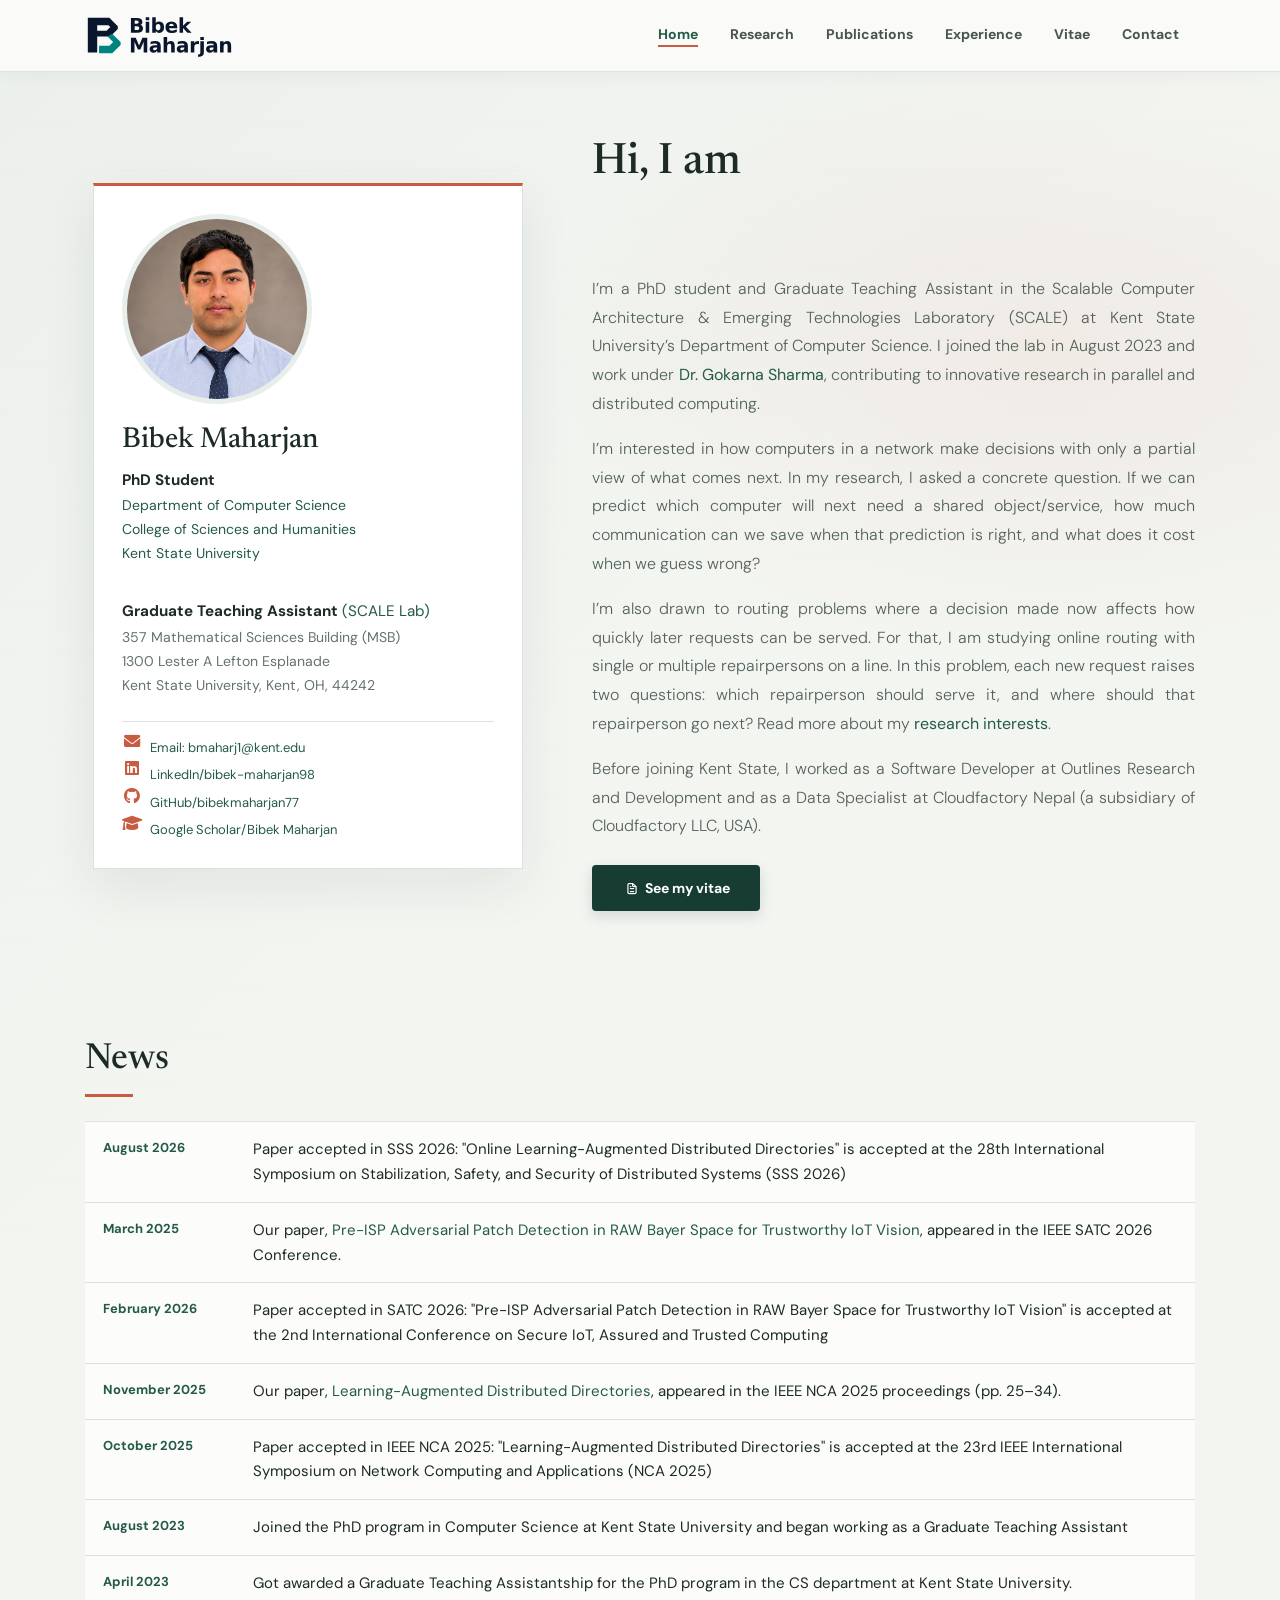
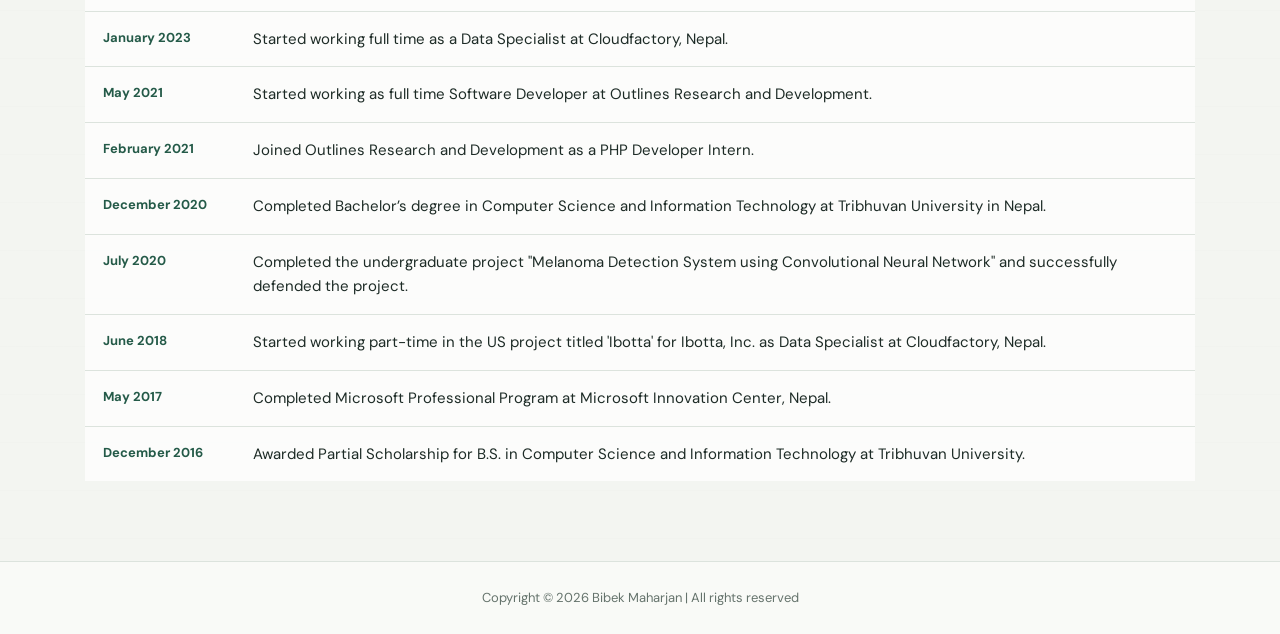
<file: index.html>
<!doctype html>
<html lang="en">
  <head>
    <meta charset="utf-8">
    <meta name="viewport" content="width=device-width, initial-scale=1, shrink-to-fit=no">
    <meta name="description" content="">
    <meta name="author" content="">

    <title>Bibek Maharjan</title>

    <link rel="stylesheet" href="css/bootstrap.min.css">
    <link rel="stylesheet" href="css/unicons.css">
    <link rel="stylesheet" href="css/owl.carousel.min.css">
    <link rel="stylesheet" href="css/owl.theme.default.min.css">


    <link rel="stylesheet" 
    href="https://cdnjs.cloudflare.com/ajax/libs/font-awesome/6.0.0-beta3/css/all.min.css" 
    integrity="sha512-..." 
    crossorigin="anonymous"
    referrerpolicy="no-referrer" />


    <!-- MAIN STYLE -->
    <link rel="stylesheet" href="css/tooplate-style.css">
  </head>
  <body>
      <!-- MENU -->
      <div id="site-navbar"></div>
      <!-- ABOUT -->
      <section class="about full-screen d-lg-flex justify-content-center align-items-center home-hero" id="about" style="padding-top: 15px; padding-bottom: 35px">
          <div class="container">
              <div class="row">
                  
                  <div class="col-lg-5 col-md-12 col-12">
                      <div class="about-image svg" style="margin-top: 0;">
                          <!-- <img src="images/undraw/undraw_software_engineer_lvl5.svg" class="img-fluid" alt="svg image"> -->
                          <img src="images/website_pp.png" height="350px" width="350px" alt="Bibek Maharjan" style="border-radius: 100%; overflow: hidden;"><br>
                          <h3 style="padding-top: 20px;">Bibek Maharjan</h3>
                          <div>
                            <h5>PhD Student</h5>
                            <h7 style="margin-bottom: 0;"><a href="https://www.kent.edu/cs" target="_blank" rel="noopener noreferrer">Department of Computer Science </a></h7><br>
                            <h7 style="margin-bottom: 0;"><a href="https://www.kent.edu/sh" target="_blank" rel="noopener noreferrer">College of Sciences and Humanities </a></h7><br>
                            <h7 style="margin-bottom: 0;"><a href="https://www.kent.edu/" target="_blank" rel="noopener noreferrer">Kent State University </a></h7><br><br>

                            <h5>Graduate Teaching Assistant <a href="https://gokarnasharma.github.io/scale/" target="_blank">(SCALE Lab)</a></h5>
                            <h7 style="margin-bottom: 0;">357 Mathematical Sciences Building (MSB)</h7><br>
                            <h7>1300 Lester A Lefton Esplanade </h7><br>
                            <h7>Kent State University, Kent, OH, 44242</h7>

                          </div>
                          

                          <div class="mt-4">
                            <ul class="list-unstyled">
                              <!-- Email -->
                              <li class="d-flex align-items-center mb-2">
                                <i class="fas fa-envelope fa-lg mr-2"></i>
                                <a href="mailto:bmaharj1@kent.edu" class="text-decoration-none" target="_blank">
                                  Email: bmaharj1@kent.edu
                                </a>
                              </li>
                    
                              <!-- LinkedIn -->
                              <li class="d-flex align-items-center mb-2">
                                <i class="fab fa-linkedin fa-lg mr-2"></i>
                                <a href="https://www.linkedin.com/in/bibek-maharjan98" class="text-decoration-none" target="_blank">
                                  LinkedIn/bibek-maharjan98
                                </a> 
                              </li>
                    
                              <!-- GitHub -->
                              <li class="d-flex align-items-center mb-2">
                                <i class="fab fa-github fa-lg mr-2"></i>
                                <a href="https://github.com/bibekmaharjan77" class="text-decoration-none" target="_blank">
                                  GitHub/bibekmaharjan77
                                </a>
                              </li>
                    
                              <!-- Google Scholar (using the graduation-cap icon as a stand-in) -->
                              <li class="d-flex align-items-center">
                                <i class="fas fa-graduation-cap fa-lg mr-2"></i>
                                <a href="https://scholar.google.com/citations?user=5wJ7-ooAAAAJ&hl=en" class="text-decoration-none" target="_blank">
                                  Google Scholar/Bibek Maharjan
                                </a>
                              </li>
                            </ul>
                          </div>


                      </div>
                  </div>

                  <div class="col-lg-7 col-md-12 col-12 d-flex align-items-justified">
                    <div class="about-text">
                        <!-- <small class="small-text">Welcome to <span class="mobile-block">my personal website!</span></small> -->
                        <h1 class="animated animated-text">
                            <span class="mr-1">Hi, I am</span>
                                <div class="animated-info">
                                    <span class="animated-item">Bibek Maharjan</span>
                                    <span class="animated-item">A PhD Student</span>
                                    <span class="animated-item">A Teaching Assistant</span>
                                </div>
                        </h1>

                        <p class="text-justify">I’m a PhD student and Graduate Teaching Assistant in the Scalable Computer Architecture & Emerging Technologies Laboratory (SCALE) at Kent State University’s Department of Computer Science. I joined the lab in August 2023 and work under <a href="https://www.cs.kent.edu/~sharma/">Dr. Gokarna Sharma</a>, contributing to innovative research in parallel and distributed computing. </p>

                        <p class="text-justify">I’m interested in how computers in a network make decisions with only a partial view of what comes next. In my research, I asked a concrete question. If we can predict which computer will next need a shared object/service, how much communication can we save when that prediction is right, and what does it cost when we guess wrong? </p>

                        <p class="text-justify">I’m also drawn to routing problems where a decision made now affects how quickly later requests can be served. For that, I am studying online routing with single or multiple repairpersons on a line. In this problem, each new request raises two questions: which repairperson should serve it, and where should that repairperson go next? Read more about my <a target="_self" href="research.html#research-interests"> research interests</a>.</p>

                        <p class="text-justify">Before joining Kent State, I worked as a Software Developer at Outlines Research and Development and  as a Data Specialist at Cloudfactory Nepal (a subsidiary of Cloudfactory LLC, USA). </p>



                        <!-- <p class="text-justify">I’m a PhD student and Graduate Research Assistant in the Scalable Computer Architecture & Emerging Technologies Laboratory (SCALE) at Kent State University’s Department of Computer Science. I joined the lab in August 2024 and work under Dr. Gokarna Sharma, contributing to innovative research in parallel and distributed computing. Our work spans novel synchronization techniques including transactional memory for multicore architectures, online algorithms within a learning-augmented framework, and solving coordination challenges such as leader election in distributed systems.</p> -->

                        <!-- <p class="text-justify">I am a PhD student in Computer Science at Kent State University and a Graduate Research Assistant in the SCALE Lab, where I work with <a href="https://www.cs.kent.edu/~sharma/">Dr. Gokarna Sharma</a>. I study how distributed systems can use imperfect predictions about which nodes will request a shared object. My MS thesis, <em>Online Learning-Augmented Distributed Directories</em>, examined how those predictions can guide communication when they become available over time.</p> -->

                        <!-- <p class="text-justify">I am also studying online routing with multiple repairpersons on a line. In this problem, each new request raises two questions: which repairperson should serve it, and where should that repairperson go next? Before joining Kent State, I taught computer science at Himalaya College of Engineering and Sagarmatha Engineering College in Nepal.</p> -->

                        <!-- <p class="text-justify">Building on my background in machine learning and algorithm design, from projects like an "English sign gesture recognition system", I bring my research experience to the lab. Previously, I taught computer science courses as an Assistant Lecturer at Himalaya College of Engineering, Tribhuvan University, Nepal. At SCALE Lab, I am excited to be part of a dynamic team that not only advances scalable computer architecture but also actively engages with the community and with impactful publications.</p> -->
                        
                        <div class="custom-btn-group mt-4">
                          <a href="vitae.html" class="btn mr-lg-2 custom-btn  custom-btn-bg custom-btn-link"><i class='uil uil-file-alt'></i> See my vitae</a>
                          <!-- <a href="#contact" class="btn custom-btn custom-btn-bg custom-btn-link">Get a free quote</a> -->
                        </div>
                    </div>
                </div>

              </div>
          </div>
      </section>

      <section class="about full-screen d-lg-flex justify-content-center align-items-center home-news" id="about" style="padding-top: 15px; padding-bottom: 35px">
        <div class="container ">
              <h2 class="text-center">News</h2>
              <table class="table align-items-center">
                <thead>
                  
                </thead>
                <tbody>
                  <!-- <tr>
                    <td>Ongoing</td>
                    <td>I am studying the online traveling repairperson problem on a line with multiple repairpersons and requests that arrive over time.</td>
                  </tr> -->
                 
                  <tr>
                    <td>August 2026</td>
                    <td>Paper accepted in SSS 2026: "Online Learning-Augmented Distributed Directories" is accepted at the 28th International Symposium on Stabilization, Safety, and Security of Distributed Systems (SSS 2026)</td>
                </tr>
                <tr>
                    <td>March 2025</td>
                    <td>Our paper, <a href="https://doi.org/10.1109/SATC69565.2026.11542561">Pre-ISP Adversarial Patch Detection in RAW Bayer Space for Trustworthy IoT Vision</a>, appeared in the IEEE SATC 2026 Conference.</td>
                  </tr>
                  <tr>
                    <td>February 2026</td>
                    <td>Paper accepted in SATC 2026: "Pre-ISP Adversarial Patch Detection in RAW Bayer Space for Trustworthy IoT Vision" is accepted at the 2nd International Conference on Secure IoT, Assured and Trusted Computing</td>
                </tr>
                  <tr>
                    <td>November 2025</td>
                    <td>Our paper, <a href="https://doi.org/10.1109/NCA67271.2025.00015">Learning-Augmented Distributed Directories</a>, appeared in the IEEE NCA 2025 proceedings (pp. 25–34).</td>
                  </tr>
                  <tr>
                    <td>October 2025</td>
                    <td>Paper accepted in IEEE NCA 2025: "Learning-Augmented Distributed Directories" is accepted at the 23rd IEEE International Symposium on Network Computing and Applications (NCA 2025)</td>
                </tr>
                  <tr>
                    <td>August 2023</td>
                    <td>Joined the PhD program in Computer Science at Kent State University and began working as a Graduate Teaching Assistant</td>
                </tr>
                  
                <tr>
                  <td> April 2023</td>
                  <td>Got awarded a Graduate Teaching Assistantship for the PhD program in the CS department at Kent State University.</td>
                </tr>
                <tr>
                    <td>January 2023</td>
                    <td>Started working full time as a Data Specialist at Cloudfactory, Nepal.</td>
                </tr>
               
                <tr>
                    <td>May 2021</td>
                    <td>Started working as full time Software Developer at Outlines Research and Development.</td>
                </tr>
                <tr>
                    <td>February 2021</td>
                    <td>Joined Outlines Research and Development as a PHP Developer Intern.</td>
                </tr>
                  <tr>
                    <td>December 2020</td>
                    <td>Completed Bachelor’s degree in Computer Science and Information Technology at Tribhuvan University in Nepal.</td>
                  </tr>
               
                <tr>
                    <td>July 2020</td>
                    <td>Completed the undergraduate project "Melanoma Detection System using Convolutional Neural Network" and successfully defended the project.</td>
                </tr>
                <tr>
                    <td>June 2018</td>
                    <td>Started working part-time in the US project titled 'Ibotta' for Ibotta, Inc. as Data Specialist at Cloudfactory, Nepal. </td>
                </tr>
                <tr>
                    <td>May 2017</td>
                    <td>Completed Microsoft Professional Program at Microsoft Innovation Center, Nepal.</td>
                </tr>
                <tr>
                    <td>December 2016</td>
                    <td>Awarded Partial Scholarship for B.S. in Computer Science and Information Technology at Tribhuvan University.</td>
                </tr>                
                
                </tbody>
                
              </table>
        </div>
    </section>
    <!-- FOOTER -->
     <div id="site-footer"></div>
    <script src="js/site-layout.js"></script>

    <script src="js/jquery-3.3.1.min.js"></script>
    <script src="js/popper.min.js"></script>
    <script src="js/bootstrap.min.js"></script>
    <script src="js/Headroom.js"></script>
    <script src="js/jQuery.headroom.js"></script>
    <script src="js/owl.carousel.min.js"></script>
    <script src="js/smoothscroll.js"></script>
    <script src="js/custom.js"></script>

  </body>
</html>
</file>
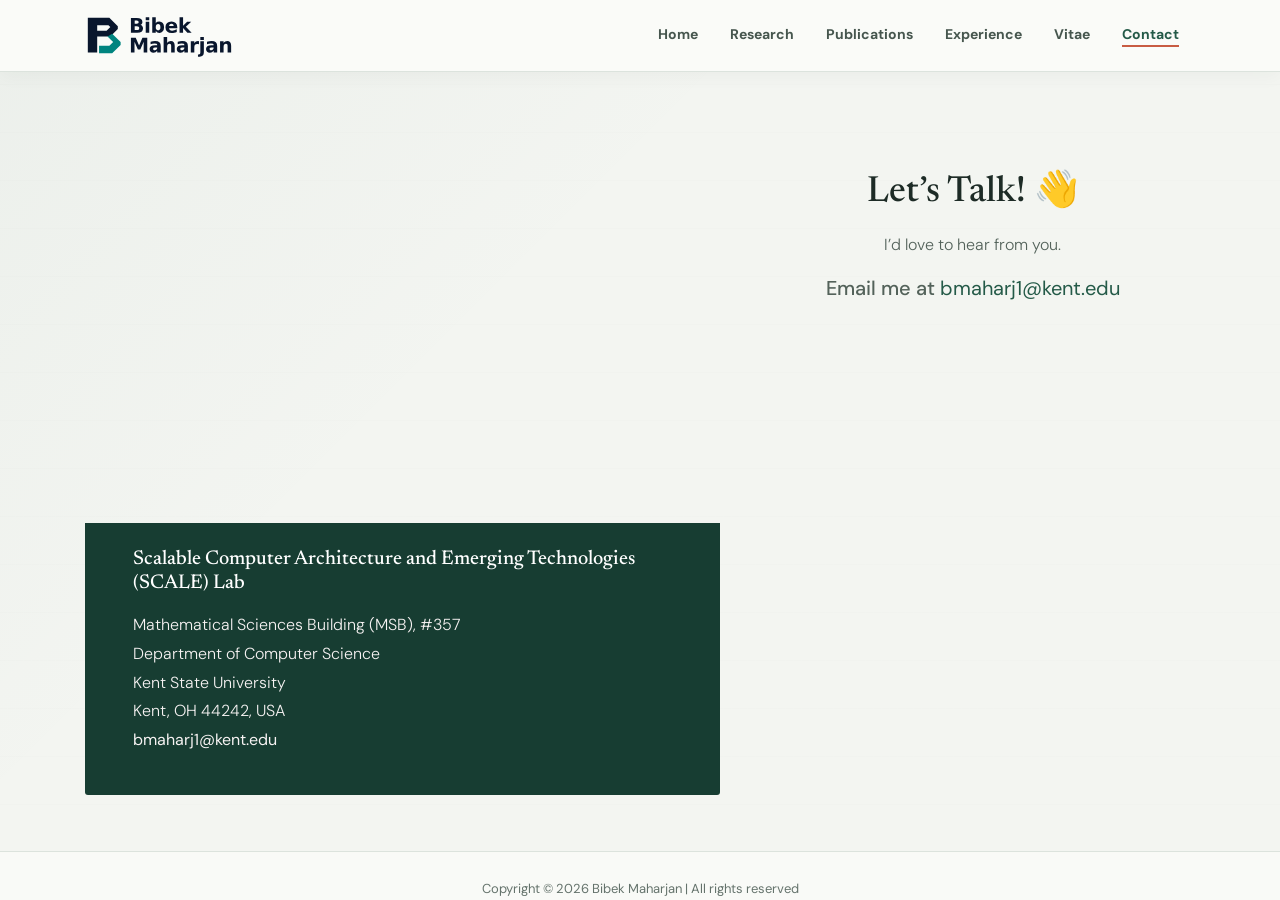
<file: contact.html>
<!doctype html>
<html lang="en">
  <head>
    <meta charset="utf-8">
    <meta name="viewport" content="width=device-width, initial-scale=1, shrink-to-fit=no">
    <meta name="description" content="">
    <meta name="author" content="">

    <title>Contact - Bibek Maharjan</title>

    <link rel="stylesheet" href="css/bootstrap.min.css">
    <link rel="stylesheet" href="css/unicons.css">
    <link rel="stylesheet" href="css/owl.carousel.min.css">
    <link rel="stylesheet" href="css/owl.theme.default.min.css">


    <link rel="stylesheet" 
    href="https://cdnjs.cloudflare.com/ajax/libs/font-awesome/6.0.0-beta3/css/all.min.css" 
    integrity="sha512-..." 
    crossorigin="anonymous" 
    referrerpolicy="no-referrer" />


    <!-- MAIN STYLE -->
    <link rel="stylesheet" href="css/tooplate-style.css">
  </head>
  <body>
      <!-- MENU -->
      <div id="site-navbar"></div>
    <!-- Contact
    <section class="about full-screen d-lg-flex justify-content-center align-items-center" id="about" style="padding-top: 15px;">
        <div class="container">
            <div class="row justify-content-center">
                <p>
                <iframe src="https://www.google.com/maps/embed?pb=!1m18!1m12!1m3!1d3023.073366073073!2d-81.3430736845946!3d41.14936627928769!2m3!1f0!2f0!3f0!3m2!1i1024!2i768!4f13.1!3m3!1m2!1s0x8831f2b1b1b1b1b1%3A0x7b1b1b1b1b1b1b1!2sMathematics%20and%20Computer%20Science%20Building!5e0!3m2!1sen!2sus!4v1633943660006!5m2!1sen!2sus" width="600" height="300" style="border:0;" allowfullscreen="" loading="lazy"></iframe>
                </p>
            </div>
        </div>
    </section> -->



    <!-- CONTACT -->
<section class="contact py-5" id="contact">
    <div class="container">
      <div class="row">
        
        <div class="col-lg-7 mr-lg-7 col-12">
          <div class="google-map w-100">
            <iframe src="https://www.google.com/maps/embed?pb=!1m18!1m12!1m3!1d3023.073366073073!2d-81.3430736845946!3d41.14936627928769!2m3!1f0!2f0!3f0!3m2!1i1024!2i768!4f13.1!3m3!1m2!1s0x8831f2b1b1b1b1b1%3A0x7b1b1b1b1b1b1b1!2sMathematics%20and%20Computer%20Science%20Building!5e0!3m2!1sen!2sus!4v1633943660006!5m2!1sen!2sus" width="400" height="400" style="border:0;" allowfullscreen="" loading="lazy"></iframe>
          </div>
  
          <div class="contact-info d-flex justify-content-between align-items-center py-4 px-lg-5" >
              <div class="contact-info-item">
                <a href="https://gokarnasharma.github.io/scale/" target="_blank" rel="noopener noreferrer" ><h5 class="mb-3" style="color: white"
                    onmouseover="this.style.color='rgb(91, 108, 224)';"
                    onmouseout="this.style.color='white';">Scalable Computer Architecture and Emerging Technologies (SCALE) Lab</h5></a>
                <p class="footer-text mb-0">Mathematical Sciences Building (MSB), #357</p>
                <p class="footer-text mb-0">Department of Computer Science</p>
                <p class="footer-text mb-0">Kent State University</p>
                <p class="footer-text mb-0">Kent, OH 44242, USA</p>
                <p><a href="mailto:bmaharj1@kent.edu">bmaharj1@kent.edu</a></p>
              </div>
  
              <ul class="social-links">
                   <!-- <li><a href="https://www.cs.kent.edu/~sharma/scale/index.html" target="_blank" class="uil uil-dribbble" data-toggle="tooltip" data-placement="left" title="SCALE Lab"></a></li> -->
                   <!-- <li><a href="#" class="uil uil-instagram" data-toggle="tooltip" data-placement="left" title="Instagram"></a></li>
                   <li><a href="#" class="uil uil-youtube" data-toggle="tooltip" data-placement="left" title="Youtube"></a></li> -->
              </ul>
          </div>
        </div>
  
        <div class="col-lg-5 col-12">
          <div class="contact-form text-center py-5">
            <h2 class="mb-3">Let’s Talk! &#128075;</h2>
            <p class="mb-3">I’d love to hear from you.</p>
            <p class="h5">
              Email me at
              <a href="mailto:bmaharj1@kent.edu">bmaharj1@kent.edu</a>
            </p>
          </div>
        </div>
  
      </div>
    </div>
  </section>

<!-- FOOTER -->
<div id="site-footer" data-fixed></div>
    <script src="js/site-layout.js"></script>

<script src="js/jquery-3.3.1.min.js"></script>
<script src="js/popper.min.js"></script>
<script src="js/bootstrap.min.js"></script>
<script src="js/Headroom.js"></script>
<script src="js/jQuery.headroom.js"></script>
<script src="js/owl.carousel.min.js"></script>
<script src="js/smoothscroll.js"></script>
<script src="js/custom.js"></script>

</body>
</html>
</file>
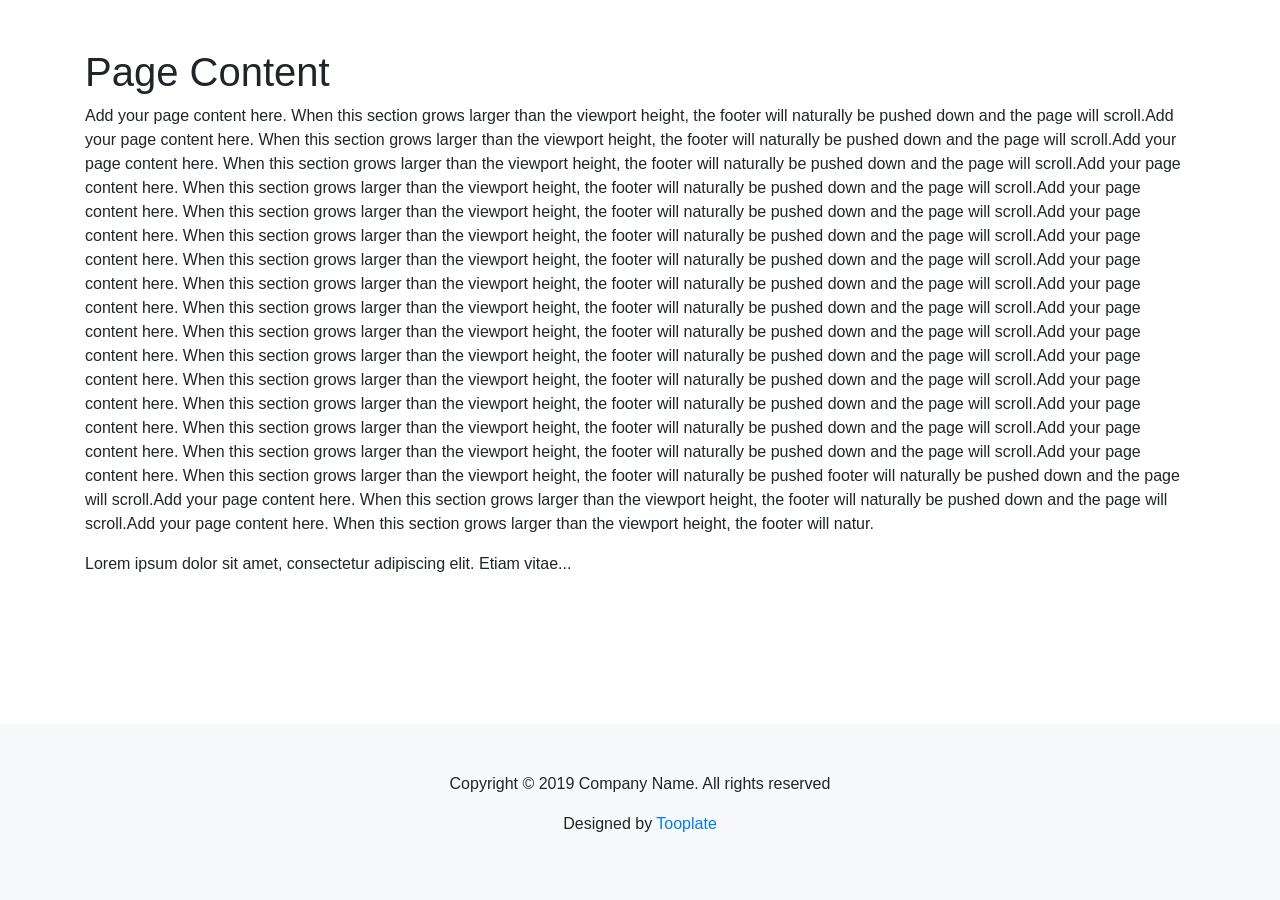
<file: demo.html>
<!DOCTYPE html>
<html lang="en">
<head>
  <meta charset="UTF-8">
  <meta name="viewport" content="width=device-width, initial-scale=1">
  <title>Sticky Footer Example</title>
  <!-- Optional: Bootstrap CSS for responsive grid system -->
  <link rel="stylesheet" href="https://stackpath.bootstrapcdn.com/bootstrap/4.5.2/css/bootstrap.min.css">
  <style>
    /* Ensure the html and body take full height */
    html, body {
      height: 100%;
      margin: 0;
    }
    /* Use flex layout to arrange the page vertically */
    body {
      display: flex;
      flex-direction: column;
    }
    /* Main content will expand to fill available space */
    .content {
      flex: 1;
    }
    /* Optional: Styling for the footer */
    .footer {
      background: #f8f9fa;
      padding: 20px 0;
    }
  </style>
</head>
<body>
  <!-- Main content area -->
  <div class="content">
    <div class="container">
      <h1 class="mt-5">Page Content</h1>
      <p>Add your page content here. When this section grows larger than the viewport height, the footer will naturally be pushed down and the page will scroll.Add your page content here. When this section grows larger than the viewport height, the footer will naturally be pushed down and the page will scroll.Add your page content here. When this section grows larger than the viewport height, the footer will naturally be pushed down and the page will scroll.Add your page content here. When this section grows larger than the viewport height, the footer will naturally be pushed down and the page will scroll.Add your page content here. When this section grows larger than the viewport height, the footer will naturally be pushed down and the page will scroll.Add your page content here. When this section grows larger than the viewport height, the footer will naturally be pushed down and the page will scroll.Add your page content here. When this section grows larger than the viewport height, the footer will naturally be pushed down and the page will scroll.Add your page content here. When this section grows larger than the viewport height, the footer will naturally be pushed down and the page will scroll.Add your page content here. When this section grows larger than the viewport height, the footer will naturally be pushed down and the page will scroll.Add your page content here. When this section grows larger than the viewport height, the footer will naturally be pushed down and the page will scroll.Add your page content here. When this section grows larger than the viewport height, the footer will naturally be pushed down and the page will scroll.Add your page content here. When this section grows larger than the viewport height, the footer will naturally be pushed down and the page will scroll.Add your page content here. When this section grows larger than the viewport height, the footer will naturally be pushed down and the page will scroll.Add your page content here. When this section grows larger than the viewport height, the footer will naturally be pushed down and the page will scroll.Add your page content here. When this section grows larger than the viewport height, the footer will naturally be pushed down and the page will scroll.Add your page content here. When this section grows larger than the viewport height, the footer will naturally be pushed footer will naturally be pushed down and the page will scroll.Add your page content here. When this section grows larger than the viewport height, the footer will naturally be pushed down and the page will scroll.Add your page content here. When this section grows larger than the viewport height, the footer will natur.</p>
      <!-- Additional content for demonstration -->
      <p>Lorem ipsum dolor sit amet, consectetur adipiscing elit. Etiam vitae...</p>
    </div>
  </div>

  <!-- Footer section -->
  <footer class="footer py-5">
    <div class="container">
      <div class="row">
        <div class="col-lg-12 col-12">
          <p class="copyright-text text-center">
            Copyright &copy; 2019 Company Name. All rights reserved
          </p>
          <p class="copyright-text text-center">
            Designed by <a rel="nofollow" href="https://www.facebook.com/tooplate">Tooplate</a>
          </p>
        </div>
      </div>
    </div>
  </footer>
</body>
</html>
</file>
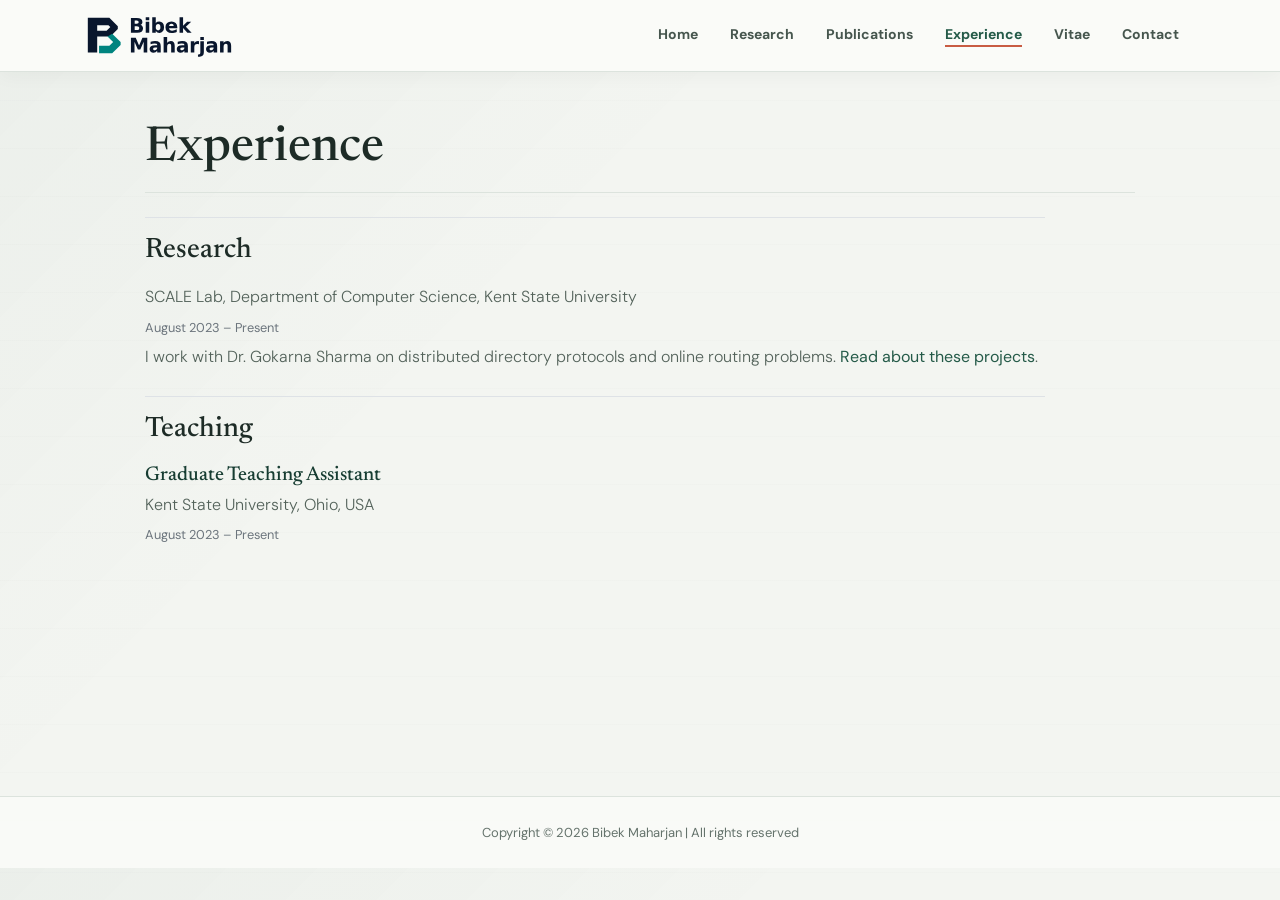
<file: experience.html>
<!doctype html>
<html lang="en">
  <head>
    <meta charset="utf-8">
    <meta name="viewport" content="width=device-width, initial-scale=1, shrink-to-fit=no">
    <meta name="author" content="Bibek Maharjan">
    <meta name="description" content="Research, teaching, service, and leadership experience of Bibek Maharjan.">
    <title>Experience | Bibek Maharjan</title>
    <link rel="stylesheet" href="css/bootstrap.min.css">
    <link rel="stylesheet" href="css/tooplate-style.css">
  </head>
  <body>
      <!-- MENU -->
      <div id="site-navbar"></div>

    <main class="container pt-3">
      <div class="row">
        <div class="col-12">
          <h1>Experience</h1>
          <section class="mt-4 pt-3 border-top" aria-labelledby="research">
            <h2 id="research" class="h3">Research</h2>
            <article class="mt-3">
              <p class="mb-1">SCALE Lab, Department of Computer Science, Kent State University</p>
              <p class="small text-muted mb-1">August 2023 – Present</p>
              <p>I work with Dr. Gokarna Sharma on distributed directory protocols and online routing problems. <a href="research.html">Read about these projects</a>.</p>
            </article>
          </section>

          <section class="mt-4 pt-3 border-top" aria-labelledby="teaching">
            <h2 id="teaching" class="h3">Teaching</h2>
            <article class="mt-3">
              <h3 class="h5 mb-1">Graduate Teaching Assistant</h3>
              <p class="mb-1">Kent State University, Ohio, USA</p>
              <p class="small text-muted mb-1">August 2023 – Present</p>
            </article>

            
          </section>

          
        </div>
      </div>
    </main>
    <!-- FOOTER -->
     <div id="site-footer"></div>
    <script src="js/site-layout.js"></script>

    <script src="js/jquery-3.3.1.min.js"></script>
    <script src="js/bootstrap.min.js"></script>
    <script src="js/Headroom.js"></script>
    <script src="js/jQuery.headroom.js"></script>
    <script>$(".navbar").headroom();</script>
  </body>
</html>
</file>
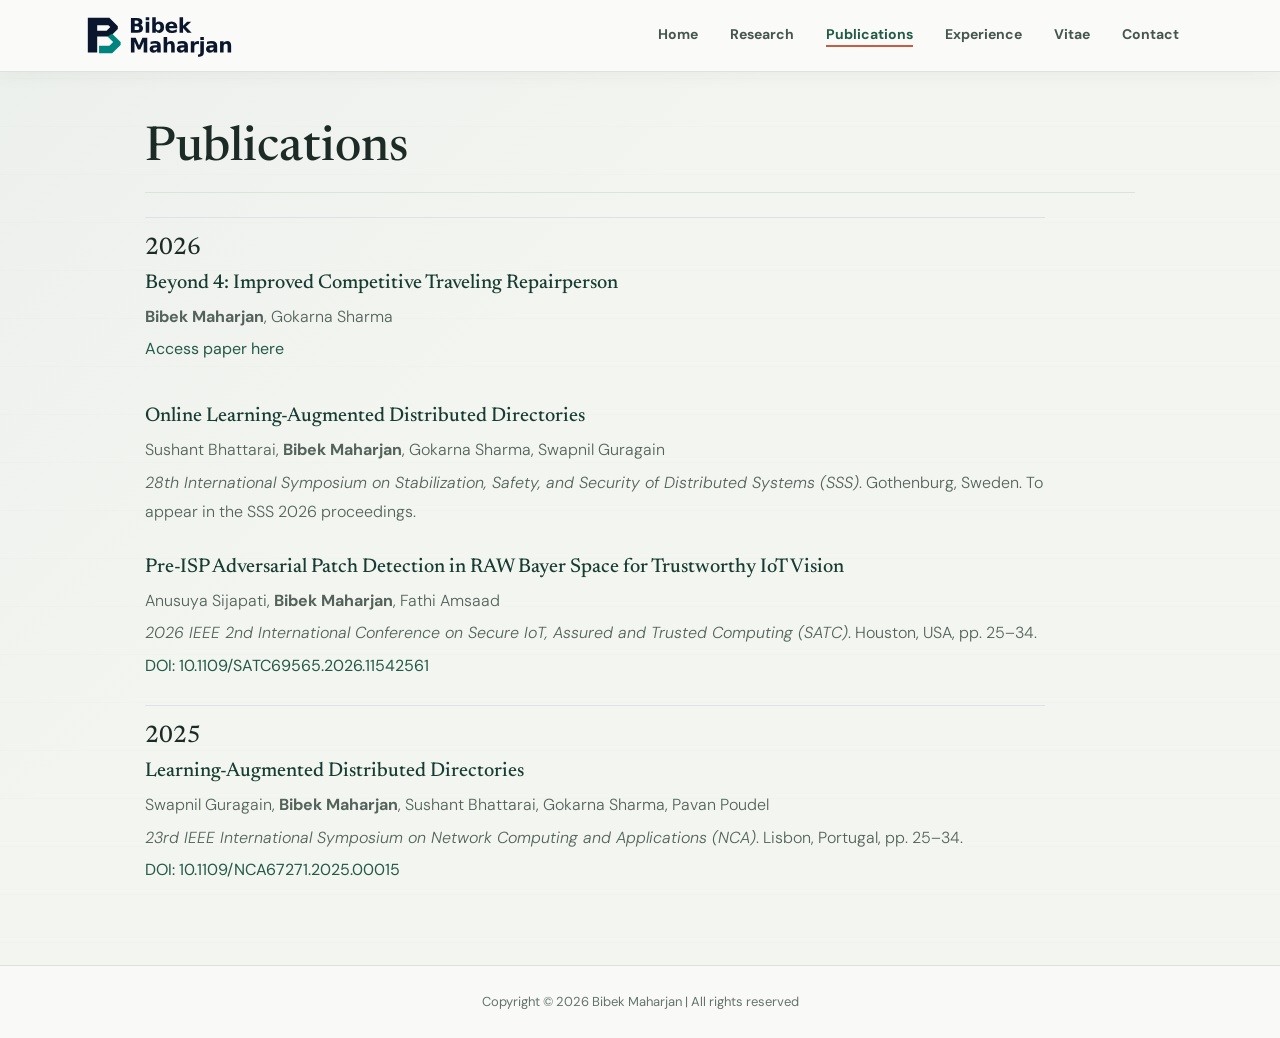
<file: publications.html>
<!doctype html>
<html lang="en">
  <head>
    <meta charset="utf-8">
    <meta name="viewport" content="width=device-width, initial-scale=1, shrink-to-fit=no">
    <meta name="author" content="Bibek Maharjan">
    <meta name="description" content="Conference publications by Bibek Maharjan on distributed directories and online routing.">
    <title>Publications | Bibek Maharjan</title>
    <link rel="stylesheet" href="css/bootstrap.min.css">
    <link rel="stylesheet" href="css/tooplate-style.css">
  </head>
  <body>
      <!-- MENU -->
      <div id="site-navbar"></div>

    <main class="container pt-3">
      <div class="row">
        <div class="col-12">
          <h1>Publications</h1>

          <section class="mt-4 pt-3 border-top" aria-labelledby="pub-2026">
            <h2 id="pub-2026" class="h4">2026</h2>

            <h3 class="h5">Beyond 4: Improved Competitive Traveling Repairperson</h3>
            <p class="mb-1"><strong>Bibek Maharjan</strong>, Gokarna Sharma</p>
            <p><a href="https://arxiv.org/abs/2611.21943">Access paper here</a></p>
            
            <br/>

            <h3 class="h5">Online Learning-Augmented Distributed Directories</h3>
            <p class="mb-1">Sushant Bhattarai, <strong>Bibek Maharjan</strong>, Gokarna Sharma, Swapnil Guragain</p>
            <p class="mb-1"><cite>28th International Symposium on Stabilization, Safety, and Security of Distributed Systems (SSS)</cite>. Gothenburg, Sweden. To appear in the SSS 2026 proceedings.</p>
          
            <br/>
          
            <h3 class="h5">Pre-ISP Adversarial Patch Detection in RAW Bayer Space for Trustworthy IoT Vision</h3>
            <p class="mb-1">Anusuya Sijapati, <strong>Bibek Maharjan</strong>, Fathi Amsaad</p>
            <p class="mb-1"><cite> 2026 IEEE 2nd International Conference on Secure IoT, Assured and Trusted Computing (SATC)</cite>. Houston, USA, pp. 25–34.</p>
            <p><a href="https://doi.org/10.1109/SATC69565.2026.11542561">DOI: 10.1109/SATC69565.2026.11542561</a></p>
          </section>

          <section class="mt-4 pt-3 border-top" aria-labelledby="pub-2025">
            <h2 id="pub-2025" class="h4">2025</h2>
            <h3 class="h5">Learning-Augmented Distributed Directories</h3>
            <p class="mb-1">Swapnil Guragain, <strong>Bibek Maharjan</strong>, Sushant Bhattarai, Gokarna Sharma, Pavan Poudel</p>
            <p class="mb-1"><cite>23rd IEEE International Symposium on Network Computing and Applications (NCA)</cite>. Lisbon, Portugal, pp. 25–34.</p>
            <p><a href="https://doi.org/10.1109/NCA67271.2025.00015">DOI: 10.1109/NCA67271.2025.00015</a></p>
          </section>

          
        </div>
      </div>
    </main>
    <!-- FOOTER -->
     <div id="site-footer"></div>
    <script src="js/site-layout.js"></script>

    <script src="js/jquery-3.3.1.min.js"></script>
    <script src="js/bootstrap.min.js"></script>
    <script src="js/Headroom.js"></script>
    <script src="js/jQuery.headroom.js"></script>
    <script>$(".navbar").headroom();</script>
  </body>
</html>
</file>
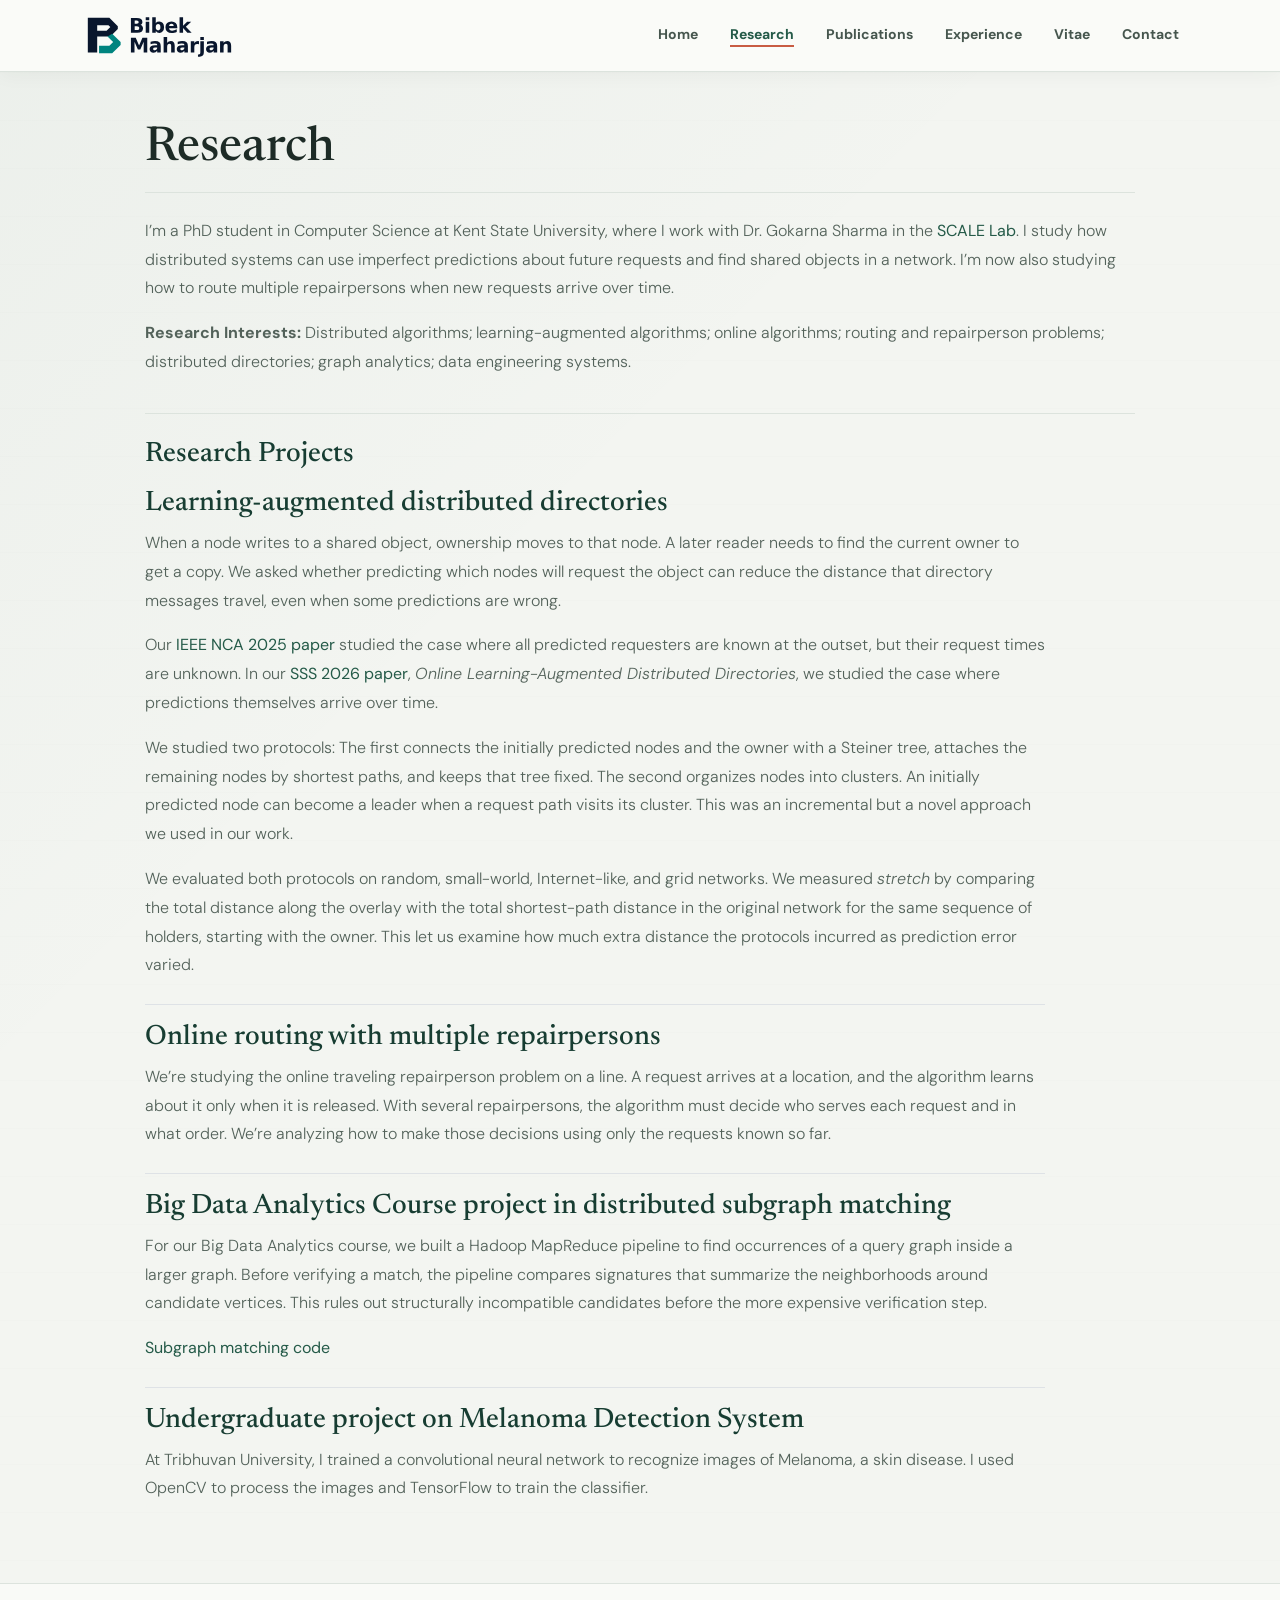
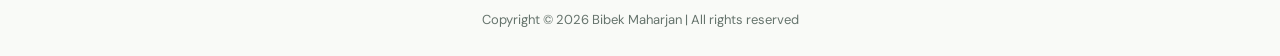
<file: research.html>
<!doctype html>
<html lang="en">
  <head>
    <meta charset="utf-8">
    <meta name="viewport" content="width=device-width, initial-scale=1, shrink-to-fit=no">
    <meta name="author" content="Bibek Maharjan">
    <meta name="description" content="Bibek Maharjan’s research on learning-augmented distributed directories and online routing problems.">
    <title>Research | Bibek Maharjan</title>
    <link rel="stylesheet" href="css/bootstrap.min.css">
    <link rel="stylesheet" href="css/tooplate-style.css">
  </head>
  <body>
      <!-- MENU -->
      <div id="site-navbar"></div>

    <main class="container pt-3">
      <div class="row">
        <div class="col-12">
          <h1>Research</h1>
          <p>I’m a PhD student in Computer Science at Kent State University, where I work with
            Dr. Gokarna Sharma in the <a href="https://gokarnasharma.github.io/scale/">SCALE Lab</a>.
            I study how distributed systems can use imperfect predictions about future requests and find shared objects in a network. I’m now also studying
            how to route multiple repairpersons when new requests arrive over time.</p>

          <p><strong>Research Interests:</strong> Distributed algorithms; learning-augmented algorithms; online algorithms; routing and repairperson problems; distributed directories; graph analytics; data engineering systems.</p>


          <!-- <section class="mt-4 pt-3 border-top" aria-labelledby="research-interests">
            <h2 id="research-interests" class="h3">Research Interests</h2>
            <ul>
              <li><strong>Distributed and learning-augmented algorithms.</strong> I study how predictions about future requesters can help a distributed directory locate shared objects with less communication. I’m interested in protocols that still give useful performance guarantees when predictions are inaccurate.</li>
              <li><strong>Online algorithms and routing.</strong> In the traveling repairperson problem, a request can arrive just after a repairperson has passed its location. I’m interested in how several repairpersons can divide the work on a line to keep waiting times short without knowing where the next request will appear.</li>
              <li><strong>Graph analytics and data engineering systems.</strong> I’m interested in how the structure of a graph can make distributed computation more efficient. In subgraph matching, for example, a vertex’s neighborhood can help rule out a candidate before a system spends time checking the full match.</li>
            </ul>
          </section> -->

          <hr>
          <h3>Research Projects</h3>
          <section class="mt-3" aria-labelledby="directories">
            <h3 id="directories" class="h3">Learning-augmented distributed directories</h3>
            <p>When a node writes to a shared object, ownership moves to that node. A later reader
              needs to find the current owner to get a copy. We asked whether
              predicting which nodes will request the object can reduce the distance that directory
              messages travel, even when some predictions are wrong.</p>
            <p>Our <a href="https://doi.org/10.1109/NCA67271.2025.00015">IEEE NCA 2025 paper</a>
              studied the case where all predicted requesters are known at the outset, but their
              request times are unknown. In our
              <a href="publications.html#pub-2026">SSS 2026 paper</a>,
              <cite>Online Learning-Augmented Distributed Directories</cite>, we studied the case
              where predictions themselves arrive over time.</p>
            <p>We studied two protocols: The first connects the initially predicted nodes and the
              owner with a Steiner tree, attaches the remaining nodes by shortest paths, and keeps
              that tree fixed. The second organizes nodes into clusters. An initially predicted
              node can become a leader when a request path visits its cluster. This was an incremental but a novel approach we used in our work.</p>
            <p>We evaluated both protocols on random, small-world, Internet-like, and grid networks.
              We measured <em>stretch</em> by comparing the total distance along the overlay with the
              total shortest-path distance in the original network for the same sequence of holders,
              starting with the owner. This let us examine how much extra distance the protocols
              incurred as prediction error varied.</p>
          </section>

          <section class="mt-4 pt-3 border-top" aria-labelledby="routing">
            <h3 id="routing" class="h3">Online routing with multiple repairpersons</h3>
            <p>We’re studying the online traveling repairperson problem on a line. A request
              arrives at a location, and the algorithm learns about it only when it is released.
              With several repairpersons, the algorithm must decide who serves each request
              and in what order. We’re analyzing how to make those decisions using only the
              requests known so far.</p>
          </section>

          <section class="mt-4 pt-3 border-top" aria-labelledby="graph-matching">
            <h3 id="graph-matching" class="h3">Big Data Analytics Course project in distributed subgraph matching</h3>
            <p>For our Big Data Analytics course, we built a Hadoop MapReduce pipeline to find
              occurrences of a query graph inside a larger graph. Before verifying a match, the
              pipeline compares signatures that summarize the neighborhoods around candidate
              vertices. This rules out structurally incompatible candidates before the more
              expensive verification step.</p>
            <p><a href="https://github.com/sushantbhattaraii/neighbor-signature-subgraph-matching">Subgraph matching code</a></p>
          </section>

          <section class="mt-4 pt-3 border-top" aria-labelledby="gestures">
            <h3 id="gestures" class="h3">Undergraduate project on Melanoma Detection System</h3>
            <p>At Tribhuvan University, I trained a convolutional neural network to recognize images of Melanoma, a skin disease.
              I used OpenCV to process the images and
              TensorFlow to train the classifier.</p>
          </section>
        </div>
      </div>
    </main>
    <!-- FOOTER -->
     <div id="site-footer"></div>
    <script src="js/site-layout.js"></script>

    <script src="js/jquery-3.3.1.min.js"></script>
    <script src="js/bootstrap.min.js"></script>
    <script src="js/Headroom.js"></script>
    <script src="js/jQuery.headroom.js"></script>
    <script>$(".navbar").headroom();</script>
  </body>
</html>
</file>
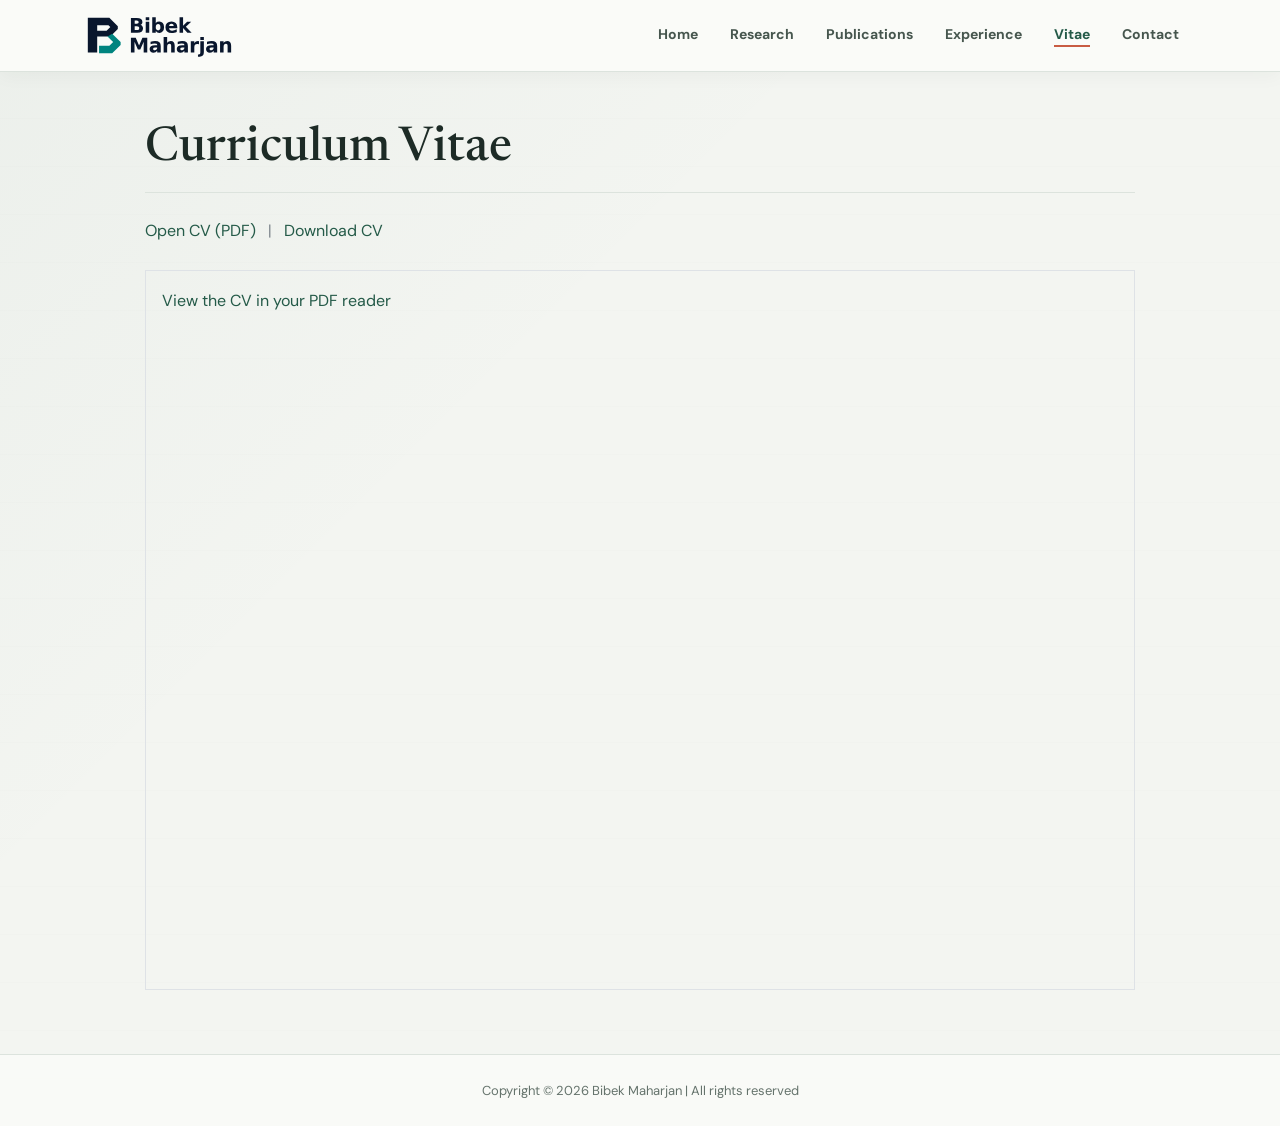
<file: vitae.html>
<!doctype html>
<html lang="en">
  <head>
    <meta charset="utf-8">
    <meta name="viewport" content="width=device-width, initial-scale=1, shrink-to-fit=no">
    <meta name="author" content="Bibek Maharjan">
    <meta name="description" content="Read or download the curriculum vitae of Bibek Maharjan, a Computer Science PhD student at Kent State University.">
    <title>Vitae | Bibek Maharjan</title>
    <link rel="stylesheet" href="css/bootstrap.min.css">
    <link rel="stylesheet" href="css/tooplate-style.css">
  </head>
  <body>
      <!-- MENU -->
      <div id="site-navbar"></div>

    <main class="container pt-3">
      <div class="row">
        <div class="col-12">
          <h1>Curriculum Vitae</h1>
          <p class="mb-4">
            <a href="docs/Bibek.pdf">Open CV (PDF)</a>
            <span class="mx-2 text-muted" aria-hidden="true">|</span>
            <a href="docs/Bibek.pdf" download="Bibek-Maharjan-CV.pdf">Download CV</a>
          </p>
          <object data="docs/Bibek.pdf" type="application/pdf"
                  aria-label="Bibek Maharjan’s curriculum vitae"
                  class="d-block w-100 border" style="height: 80vh;">
            <p class="p-3"><a href="docs/Bibek.pdf">View the CV in your PDF reader</a></p>
          </object>
        </div>
      </div>
    </main>
      <!-- FOOTER -->
     <div id="site-footer"></div>
    <script src="js/site-layout.js"></script>
    <script src="js/jquery-3.3.1.min.js"></script>
    <script src="js/bootstrap.min.js"></script>
    <script src="js/Headroom.js"></script>
    <script src="js/jQuery.headroom.js"></script>
    <script>$(".navbar").headroom();</script>
  </body>
</html>
</file>
<file: css/unicons.css>
@font-face {
  font-family: 'unicons';
  src: url('../font/unicons.eot?42479262');
  src: url('../font/unicons.eot?42479262#iefix') format('embedded-opentype'),
       url('../font/unicons.woff2?42479262') format('woff2'),
       url('../font/unicons.woff?42479262') format('woff'),
       url('../font/unicons.ttf?42479262') format('truetype'),
       url('../font/unicons.svg?42479262#unicons') format('svg');
  font-weight: normal;
  font-style: normal;
}
/* Chrome hack: SVG is rendered more smooth in Windozze. 100% magic, uncomment if you need it. */
/* Note, that will break hinting! In other OS-es font will be not as sharp as it could be */
/*
@media screen and (-webkit-min-device-pixel-ratio:0) {
  @font-face {
    font-family: 'unicons';
    src: url('../font/unicons.svg?42479262#unicons') format('svg');
  }
}
*/
 
 [class^="uil-"]:before, [class*=" uil-"]:before {
  font-family: "unicons";
  font-style: normal;
  font-weight: normal;
  speak: none;
 
  display: inline-block;
  text-decoration: inherit;
  width: 1em;
  margin-right: .2em;
  text-align: center;
  /* opacity: .8; */
 
  /* For safety - reset parent styles, that can break glyph codes*/
  font-variant: normal;
  text-transform: none;
 
  /* fix buttons height, for twitter bootstrap */
  line-height: 1em;
 
  /* Animation center compensation - margins should be symmetric */
  /* remove if not needed */
  margin-left: .2em;
 
  /* you can be more comfortable with increased icons size */
  /* font-size: 120%; */
 
  /* Font smoothing. That was taken from TWBS */
  -webkit-font-smoothing: antialiased;
  -moz-osx-font-smoothing: grayscale;
 
  /* Uncomment for 3D effect */
  /* text-shadow: 1px 1px 1px rgba(127, 127, 127, 0.3); */
}
 
.uil-abacus:before { content: '\e800'; } /* '' */
.uil-accessible-icon-alt:before { content: '\e801'; } /* '' */
.uil-adjust-alt:before { content: '\e802'; } /* '' */
.uil-adjust-circle:before { content: '\e803'; } /* '' */
.uil-adjust-half:before { content: '\e804'; } /* '' */
.uil-adjust:before { content: '\e805'; } /* '' */
.uil-airplay:before { content: '\e806'; } /* '' */
.uil-align-alt:before { content: '\e807'; } /* '' */
.uil-align-center-alt:before { content: '\e808'; } /* '' */
.uil-align-center-h:before { content: '\e809'; } /* '' */
.uil-align-center-justify:before { content: '\e80a'; } /* '' */
.uil-align-center-v:before { content: '\e80b'; } /* '' */
.uil-align-center:before { content: '\e80c'; } /* '' */
.uil-align-justify:before { content: '\e80d'; } /* '' */
.uil-align-left-justify:before { content: '\e80e'; } /* '' */
.uil-align-left:before { content: '\e80f'; } /* '' */
.uil-align-letter-right:before { content: '\e810'; } /* '' */
.uil-align-right-justify:before { content: '\e811'; } /* '' */
.uil-align-right:before { content: '\e812'; } /* '' */
.uil-align:before { content: '\e813'; } /* '' */
.uil-ambulance:before { content: '\e814'; } /* '' */
.uil-analysis:before { content: '\e815'; } /* '' */
.uil-analytics:before { content: '\e816'; } /* '' */
.uil-anchor:before { content: '\e817'; } /* '' */
.uil-android-phone-slash:before { content: '\e818'; } /* '' */
.uil-angle-double-down:before { content: '\e819'; } /* '' */
.uil-angle-double-left:before { content: '\e81a'; } /* '' */
.uil-angle-double-right:before { content: '\e81b'; } /* '' */
.uil-angle-double-up:before { content: '\e81c'; } /* '' */
.uil-angle-down:before { content: '\e81d'; } /* '' */
.uil-angle-left:before { content: '\e81e'; } /* '' */
.uil-angle-right-b:before { content: '\e81f'; } /* '' */
.uil-angle-right:before { content: '\e820'; } /* '' */
.uil-angle-up:before { content: '\e821'; } /* '' */
.uil-annoyed-alt:before { content: '\e822'; } /* '' */
.uil-annoyed:before { content: '\e823'; } /* '' */
.uil-apps:before { content: '\e824'; } /* '' */
.uil-archive-alt:before { content: '\e825'; } /* '' */
.uil-archive:before { content: '\e826'; } /* '' */
.uil-arrow-break:before { content: '\e827'; } /* '' */
.uil-arrow-circle-down:before { content: '\e828'; } /* '' */
.uil-arrow-circle-left:before { content: '\e829'; } /* '' */
.uil-arrow-circle-right:before { content: '\e82a'; } /* '' */
.uil-arrow-circle-up:before { content: '\e82b'; } /* '' */
.uil-arrow-compress-h:before { content: '\e82c'; } /* '' */
.uil-arrow-down-left:before { content: '\e82d'; } /* '' */
.uil-arrow-down-right:before { content: '\e82e'; } /* '' */
.uil-arrow-down:before { content: '\e82f'; } /* '' */
.uil-arrow-from-right:before { content: '\e830'; } /* '' */
.uil-arrow-from-top:before { content: '\e831'; } /* '' */
.uil-arrow-growth:before { content: '\e832'; } /* '' */
.uil-arrow-left:before { content: '\e833'; } /* '' */
.uil-arrow-random:before { content: '\e834'; } /* '' */
.uil-arrow-resize-diagonal:before { content: '\e835'; } /* '' */
.uil-arrow-right:before { content: '\e836'; } /* '' */
.uil-arrow-to-bottom:before { content: '\e837'; } /* '' */
.uil-arrow-to-right:before { content: '\e838'; } /* '' */
.uil-arrow-up-left:before { content: '\e839'; } /* '' */
.uil-arrow-up-right:before { content: '\e83a'; } /* '' */
.uil-arrow-up:before { content: '\e83b'; } /* '' */
.uil-arrows-h-alt:before { content: '\e83c'; } /* '' */
.uil-arrows-h:before { content: '\e83d'; } /* '' */
.uil-arrows-left-down:before { content: '\e83e'; } /* '' */
.uil-arrows-maximize:before { content: '\e83f'; } /* '' */
.uil-arrows-merge:before { content: '\e840'; } /* '' */
.uil-arrows-resize-h:before { content: '\e841'; } /* '' */
.uil-arrows-resize-v:before { content: '\e842'; } /* '' */
.uil-arrows-resize:before { content: '\e843'; } /* '' */
.uil-arrows-right-down:before { content: '\e844'; } /* '' */
.uil-arrows-shrink-h:before { content: '\e845'; } /* '' */
.uil-arrows-shrink-v:before { content: '\e846'; } /* '' */
.uil-arrows-up-right:before { content: '\e847'; } /* '' */
.uil-arrows-v-alt:before { content: '\e848'; } /* '' */
.uil-arrows-v:before { content: '\e849'; } /* '' */
.uil-at:before { content: '\e84a'; } /* '' */
.uil-atm-card:before { content: '\e84b'; } /* '' */
.uil-atom:before { content: '\e84c'; } /* '' */
.uil-auto-flash:before { content: '\e84d'; } /* '' */
.uil-award-alt:before { content: '\e84e'; } /* '' */
.uil-award:before { content: '\e84f'; } /* '' */
.uil-baby-carriage:before { content: '\e850'; } /* '' */
.uil-backpack:before { content: '\e851'; } /* '' */
.uil-backspace:before { content: '\e852'; } /* '' */
.uil-backward:before { content: '\e853'; } /* '' */
.uil-bag-alt:before { content: '\e854'; } /* '' */
.uil-bag-slash:before { content: '\e855'; } /* '' */
.uil-bag:before { content: '\e856'; } /* '' */
.uil-ball:before { content: '\e857'; } /* '' */
.uil-ban:before { content: '\e858'; } /* '' */
.uil-bars:before { content: '\e859'; } /* '' */
.uil-basketball-hoop:before { content: '\e85a'; } /* '' */
.uil-basketball:before { content: '\e85b'; } /* '' */
.uil-battery-bolt:before { content: '\e85c'; } /* '' */
.uil-battery-empty:before { content: '\e85d'; } /* '' */
.uil-bed-double:before { content: '\e85e'; } /* '' */
.uil-bed:before { content: '\e85f'; } /* '' */
.uil-bell-school:before { content: '\e860'; } /* '' */
.uil-bell-slash:before { content: '\e861'; } /* '' */
.uil-bill:before { content: '\e862'; } /* '' */
.uil-bitcoin-circle:before { content: '\e863'; } /* '' */
.uil-bitcoin:before { content: '\e864'; } /* '' */
.uil-bluetooth-b:before { content: '\e865'; } /* '' */
.uil-bolt-alt:before { content: '\e866'; } /* '' */
.uil-bolt-slash:before { content: '\e867'; } /* '' */
.uil-bolt:before { content: '\e868'; } /* '' */
.uil-book-alt:before { content: '\e869'; } /* '' */
.uil-book-medical:before { content: '\e86a'; } /* '' */
.uil-book-open:before { content: '\e86b'; } /* '' */
.uil-book-reader:before { content: '\e86c'; } /* '' */
.uil-book:before { content: '\e86d'; } /* '' */
.uil-bookmark-full:before { content: '\e86e'; } /* '' */
.uil-bookmark:before { content: '\e86f'; } /* '' */
.uil-books:before { content: '\e870'; } /* '' */
.uil-boombox:before { content: '\e871'; } /* '' */
.uil-border-alt:before { content: '\e872'; } /* '' */
.uil-border-bottom:before { content: '\e873'; } /* '' */
.uil-border-clear:before { content: '\e874'; } /* '' */
.uil-border-horizontal:before { content: '\e875'; } /* '' */
.uil-border-inner:before { content: '\e876'; } /* '' */
.uil-border-left:before { content: '\e877'; } /* '' */
.uil-border-out:before { content: '\e878'; } /* '' */
.uil-border-right:before { content: '\e879'; } /* '' */
.uil-border-top:before { content: '\e87a'; } /* '' */
.uil-border-vertical:before { content: '\e87b'; } /* '' */
.uil-box:before { content: '\e87c'; } /* '' */
.uil-briefcase-alt:before { content: '\e87d'; } /* '' */
.uil-briefcase:before { content: '\e87e'; } /* '' */
.uil-bright:before { content: '\e87f'; } /* '' */
.uil-brightness-empty:before { content: '\e880'; } /* '' */
.uil-brightness-half:before { content: '\e881'; } /* '' */
.uil-brightness-low:before { content: '\e882'; } /* '' */
.uil-brightness-minus:before { content: '\e883'; } /* '' */
.uil-brightness-plus:before { content: '\e884'; } /* '' */
.uil-brightness:before { content: '\e885'; } /* '' */
.uil-bring-bottom:before { content: '\e886'; } /* '' */
.uil-bring-front:before { content: '\e887'; } /* '' */
.uil-brush-alt:before { content: '\e888'; } /* '' */
.uil-bug:before { content: '\e889'; } /* '' */
.uil-building:before { content: '\e88a'; } /* '' */
.uil-bullseye:before { content: '\e88b'; } /* '' */
.uil-bus-alt:before { content: '\e88c'; } /* '' */
.uil-bus-school:before { content: '\e88d'; } /* '' */
.uil-bus:before { content: '\e88e'; } /* '' */
.uil-calcualtor:before { content: '\e88f'; } /* '' */
.uil-calculator-alt:before { content: '\e890'; } /* '' */
.uil-calendar-alt:before { content: '\e891'; } /* '' */
.uil-calendar-slash:before { content: '\e892'; } /* '' */
.uil-calender:before { content: '\e893'; } /* '' */
.uil-calling:before { content: '\e894'; } /* '' */
.uil-camera-plus:before { content: '\e895'; } /* '' */
.uil-camera-slash:before { content: '\e896'; } /* '' */
.uil-camera:before { content: '\e897'; } /* '' */
.uil-cancel:before { content: '\e898'; } /* '' */
.uil-capsule:before { content: '\e899'; } /* '' */
.uil-capture:before { content: '\e89a'; } /* '' */
.uil-car-sideview:before { content: '\e89b'; } /* '' */
.uil-car-slash:before { content: '\e89c'; } /* '' */
.uil-car-wash:before { content: '\e89d'; } /* '' */
.uil-car:before { content: '\e89e'; } /* '' */
.uil-card-atm:before { content: '\e89f'; } /* '' */
.uil-caret-right:before { content: '\e8a0'; } /* '' */
.uil-cart:before { content: '\e8a1'; } /* '' */
.uil-cell:before { content: '\e8a2'; } /* '' */
.uil-celsius:before { content: '\e8a3'; } /* '' */
.uil-chart-bar-alt:before { content: '\e8a4'; } /* '' */
.uil-chart-bar:before { content: '\e8a5'; } /* '' */
.uil-chart-down:before { content: '\e8a6'; } /* '' */
.uil-chart-growth-alt:before { content: '\e8a7'; } /* '' */
.uil-chart-growth:before { content: '\e8a8'; } /* '' */
.uil-chart-line:before { content: '\e8a9'; } /* '' */
.uil-chart-pie-alt:before { content: '\e8aa'; } /* '' */
.uil-chart-pie:before { content: '\e8ab'; } /* '' */
.uil-chart:before { content: '\e8ac'; } /* '' */
.uil-chat-bubble-user:before { content: '\e8ad'; } /* '' */
.uil-chat-info:before { content: '\e8ae'; } /* '' */
.uil-chat:before { content: '\e8af'; } /* '' */
.uil-check-circle:before { content: '\e8b0'; } /* '' */
.uil-check-square:before { content: '\e8b1'; } /* '' */
.uil-check:before { content: '\e8b2'; } /* '' */
.uil-circle-layer:before { content: '\e8b3'; } /* '' */
.uil-circle:before { content: '\e8b4'; } /* '' */
.uil-circuit:before { content: '\e8b5'; } /* '' */
.uil-clapper-board:before { content: '\e8b6'; } /* '' */
.uil-clipboard-alt:before { content: '\e8b7'; } /* '' */
.uil-clipboard-blank:before { content: '\e8b8'; } /* '' */
.uil-clipboard-notes:before { content: '\e8b9'; } /* '' */
.uil-clipboard:before { content: '\e8ba'; } /* '' */
.uil-clock-eight:before { content: '\e8bb'; } /* '' */
.uil-clock-five:before { content: '\e8bc'; } /* '' */
.uil-clock-nine:before { content: '\e8bd'; } /* '' */
.uil-clock-seven:before { content: '\e8be'; } /* '' */
.uil-clock-ten:before { content: '\e8bf'; } /* '' */
.uil-clock-three:before { content: '\e8c0'; } /* '' */
.uil-clock-two:before { content: '\e8c1'; } /* '' */
.uil-clock:before { content: '\e8c2'; } /* '' */
.uil-closed-captioning:before { content: '\e8c3'; } /* '' */
.uil-cloud-block:before { content: '\e8c4'; } /* '' */
.uil-cloud-bookmark:before { content: '\e8c5'; } /* '' */
.uil-cloud-check:before { content: '\e8c6'; } /* '' */
.uil-cloud-computing:before { content: '\e8c7'; } /* '' */
.uil-cloud-data-connection:before { content: '\e8c8'; } /* '' */
.uil-cloud-database-tree:before { content: '\e8c9'; } /* '' */
.uil-cloud-download:before { content: '\e8ca'; } /* '' */
.uil-cloud-drizzle:before { content: '\e8cb'; } /* '' */
.uil-cloud-exclamation:before { content: '\e8cc'; } /* '' */
.uil-cloud-hail:before { content: '\e8cd'; } /* '' */
.uil-cloud-heart:before { content: '\e8ce'; } /* '' */
.uil-cloud-info:before { content: '\e8cf'; } /* '' */
.uil-cloud-lock:before { content: '\e8d0'; } /* '' */
.uil-cloud-meatball:before { content: '\e8d1'; } /* '' */
.uil-cloud-moon-hail:before { content: '\e8d2'; } /* '' */
.uil-cloud-moon-meatball:before { content: '\e8d3'; } /* '' */
.uil-cloud-moon-rain:before { content: '\e8d4'; } /* '' */
.uil-cloud-moon-showers:before { content: '\e8d5'; } /* '' */
.uil-cloud-moon:before { content: '\e8d6'; } /* '' */
.uil-cloud-question:before { content: '\e8d7'; } /* '' */
.uil-cloud-rain-sun:before { content: '\e8d8'; } /* '' */
.uil-cloud-rain:before { content: '\e8d9'; } /* '' */
.uil-cloud-redo:before { content: '\e8da'; } /* '' */
.uil-cloud-set:before { content: '\e8db'; } /* '' */
.uil-cloud-share:before { content: '\e8dc'; } /* '' */
.uil-cloud-shield:before { content: '\e8dd'; } /* '' */
.uil-cloud-showers-alt:before { content: '\e8de'; } /* '' */
.uil-cloud-showers-heavy:before { content: '\e8df'; } /* '' */
.uil-cloud-showers:before { content: '\e8e0'; } /* '' */
.uil-cloud-slash:before { content: '\e8e1'; } /* '' */
.uil-cloud-sun-hail:before { content: '\e8e2'; } /* '' */
.uil-cloud-sun-meatball:before { content: '\e8e3'; } /* '' */
.uil-cloud-sun-rain-alt:before { content: '\e8e4'; } /* '' */
.uil-cloud-sun-rain:before { content: '\e8e5'; } /* '' */
.uil-cloud-sun-tear:before { content: '\e8e6'; } /* '' */
.uil-cloud-sun:before { content: '\e8e7'; } /* '' */
.uil-cloud-times:before { content: '\e8e8'; } /* '' */
.uil-cloud-unlock:before { content: '\e8e9'; } /* '' */
.uil-cloud-upload:before { content: '\e8ea'; } /* '' */
.uil-cloud-wifi:before { content: '\e8eb'; } /* '' */
.uil-cloud-wind:before { content: '\e8ec'; } /* '' */
.uil-cloud:before { content: '\e8ed'; } /* '' */
.uil-clouds:before { content: '\e8ee'; } /* '' */
.uil-club:before { content: '\e8ef'; } /* '' */
.uil-code:before { content: '\e8f0'; } /* '' */
.uil-coffee:before { content: '\e8f1'; } /* '' */
.uil-cog:before { content: '\e8f2'; } /* '' */
.uil-coins:before { content: '\e8f3'; } /* '' */
.uil-columns:before { content: '\e8f4'; } /* '' */
.uil-comment-alt-block:before { content: '\e8f5'; } /* '' */
.uil-comment-alt-chart-lines:before { content: '\e8f6'; } /* '' */
.uil-comment-alt-check:before { content: '\e8f7'; } /* '' */
.uil-comment-alt-dots:before { content: '\e8f8'; } /* '' */
.uil-comment-alt-download:before { content: '\e8f9'; } /* '' */
.uil-comment-alt-edit:before { content: '\e8fa'; } /* '' */
.uil-comment-alt-exclamation:before { content: '\e8fb'; } /* '' */
.uil-comment-alt-heart:before { content: '\e8fc'; } /* '' */
.uil-comment-alt-image:before { content: '\e8fd'; } /* '' */
.uil-comment-alt-info:before { content: '\e8fe'; } /* '' */
.uil-comment-alt-lines:before { content: '\e8ff'; } /* '' */
.uil-comment-alt-lock:before { content: '\e900'; } /* '' */
.uil-comment-alt-medical:before { content: '\e901'; } /* '' */
.uil-comment-alt-message:before { content: '\e902'; } /* '' */
.uil-comment-alt-notes:before { content: '\e903'; } /* '' */
.uil-comment-alt-plus:before { content: '\e904'; } /* '' */
.uil-comment-alt-question:before { content: '\e905'; } /* '' */
.uil-comment-alt-redo:before { content: '\e906'; } /* '' */
.uil-comment-alt-search:before { content: '\e907'; } /* '' */
.uil-comment-alt-share:before { content: '\e908'; } /* '' */
.uil-comment-alt-shield:before { content: '\e909'; } /* '' */
.uil-comment-alt-upload:before { content: '\e90a'; } /* '' */
.uil-comment-alt-verify:before { content: '\e90b'; } /* '' */
.uil-comment-alt:before { content: '\e90c'; } /* '' */
.uil-comment-block:before { content: '\e90d'; } /* '' */
.uil-comment-chart-line:before { content: '\e90e'; } /* '' */
.uil-comment-check:before { content: '\e90f'; } /* '' */
.uil-comment-dots:before { content: '\e910'; } /* '' */
.uil-comment-download:before { content: '\e911'; } /* '' */
.uil-comment-edit:before { content: '\e912'; } /* '' */
.uil-comment-exclamation:before { content: '\e913'; } /* '' */
.uil-comment-heart:before { content: '\e914'; } /* '' */
.uil-comment-image:before { content: '\e915'; } /* '' */
.uil-comment-info-alt:before { content: '\e916'; } /* '' */
.uil-comment-info:before { content: '\e917'; } /* '' */
.uil-comment-lines:before { content: '\e918'; } /* '' */
.uil-comment-lock:before { content: '\e919'; } /* '' */
.uil-comment-medical:before { content: '\e91a'; } /* '' */
.uil-comment-message:before { content: '\e91b'; } /* '' */
.uil-comment-notes:before { content: '\e91c'; } /* '' */
.uil-comment-plus:before { content: '\e91d'; } /* '' */
.uil-comment-question:before { content: '\e91e'; } /* '' */
.uil-comment-redo:before { content: '\e91f'; } /* '' */
.uil-comment-search:before { content: '\e920'; } /* '' */
.uil-comment-share:before { content: '\e921'; } /* '' */
.uil-comment-shield:before { content: '\e922'; } /* '' */
.uil-comment-slash:before { content: '\e923'; } /* '' */
.uil-comment-upload:before { content: '\e924'; } /* '' */
.uil-comment-verify:before { content: '\e925'; } /* '' */
.uil-comment:before { content: '\e926'; } /* '' */
.uil-comments-alt:before { content: '\e927'; } /* '' */
.uil-comments:before { content: '\e928'; } /* '' */
.uil-commnet-alt-slash:before { content: '\e929'; } /* '' */
.uil-compact-disc:before { content: '\e92a'; } /* '' */
.uil-compass:before { content: '\e92b'; } /* '' */
.uil-compress-alt-left:before { content: '\e92c'; } /* '' */
.uil-compress-alt:before { content: '\e92d'; } /* '' */
.uil-compress-arrows:before { content: '\e92e'; } /* '' */
.uil-compress-lines:before { content: '\e92f'; } /* '' */
.uil-compress-point:before { content: '\e930'; } /* '' */
.uil-compress-v:before { content: '\e931'; } /* '' */
.uil-compress:before { content: '\e932'; } /* '' */
.uil-computer-mouse:before { content: '\e933'; } /* '' */
.uil-confused:before { content: '\e934'; } /* '' */
.uil-constructor:before { content: '\e935'; } /* '' */
.uil-copy-alt:before { content: '\e936'; } /* '' */
.uil-copy-landscape:before { content: '\e937'; } /* '' */
.uil-copy:before { content: '\e938'; } /* '' */
.uil-copyright:before { content: '\e939'; } /* '' */
.uil-corner-down-left:before { content: '\e93a'; } /* '' */
.uil-corner-down-right-alt:before { content: '\e93b'; } /* '' */
.uil-corner-down-right:before { content: '\e93c'; } /* '' */
.uil-corner-left-down:before { content: '\e93d'; } /* '' */
.uil-corner-right-down:before { content: '\e93e'; } /* '' */
.uil-corner-up-left-alt:before { content: '\e93f'; } /* '' */
.uil-corner-up-left:before { content: '\e940'; } /* '' */
.uil-corner-up-right-alt:before { content: '\e941'; } /* '' */
.uil-corner-up-right:before { content: '\e942'; } /* '' */
.uil-creative-commons-pd-alt:before { content: '\e943'; } /* '' */
.uil-creative-commons-pd:before { content: '\e944'; } /* '' */
.uil-crockery:before { content: '\e945'; } /* '' */
.uil-crop-alt-rotate-left:before { content: '\e946'; } /* '' */
.uil-crop-alt-rotate-right:before { content: '\e947'; } /* '' */
.uil-crop-alt:before { content: '\e948'; } /* '' */
.uil-crosshair-alt:before { content: '\e949'; } /* '' */
.uil-crosshair:before { content: '\e94a'; } /* '' */
.uil-crosshairs:before { content: '\e94b'; } /* '' */
.uil-cube:before { content: '\e94c'; } /* '' */
.uil-data-sharing:before { content: '\e94d'; } /* '' */
.uil-database-alt:before { content: '\e94e'; } /* '' */
.uil-database:before { content: '\e94f'; } /* '' */
.uil-desert:before { content: '\e950'; } /* '' */
.uil-desktop-alt-slash:before { content: '\e951'; } /* '' */
.uil-desktop-alt:before { content: '\e952'; } /* '' */
.uil-desktop-cloud-alt:before { content: '\e953'; } /* '' */
.uil-desktop-slash:before { content: '\e954'; } /* '' */
.uil-desktop:before { content: '\e955'; } /* '' */
.uil-dialpad-alt:before { content: '\e956'; } /* '' */
.uil-dialpad:before { content: '\e957'; } /* '' */
.uil-diamond:before { content: '\e958'; } /* '' */
.uil-diary-alt:before { content: '\e959'; } /* '' */
.uil-diary:before { content: '\e95a'; } /* '' */
.uil-dice-five:before { content: '\e95b'; } /* '' */
.uil-dice-four:before { content: '\e95c'; } /* '' */
.uil-dice-one:before { content: '\e95d'; } /* '' */
.uil-dice-six:before { content: '\e95e'; } /* '' */
.uil-dice-three:before { content: '\e95f'; } /* '' */
.uil-dice-two:before { content: '\e960'; } /* '' */
.uil-direction:before { content: '\e961'; } /* '' */
.uil-directions:before { content: '\e962'; } /* '' */
.uil-dizzy-meh:before { content: '\e963'; } /* '' */
.uil-dna:before { content: '\e964'; } /* '' */
.uil-document-layout-center:before { content: '\e965'; } /* '' */
.uil-document-layout-left:before { content: '\e966'; } /* '' */
.uil-document-layout-right:before { content: '\e967'; } /* '' */
.uil-document:before { content: '\e968'; } /* '' */
.uil-dollar-alt:before { content: '\e969'; } /* '' */
.uil-dollar-sign-alt:before { content: '\e96a'; } /* '' */
.uil-dollar-sign:before { content: '\e96b'; } /* '' */
.uil-down-arrow:before { content: '\e96c'; } /* '' */
.uil-download-alt:before { content: '\e96d'; } /* '' */
.uil-dribbble:before { content: '\e96e'; } /* '' */
.uil-drill:before { content: '\e96f'; } /* '' */
.uil-dropbox:before { content: '\e970'; } /* '' */
.uil-dumbbell:before { content: '\e971'; } /* '' */
.uil-edit-alt:before { content: '\e972'; } /* '' */
.uil-edit:before { content: '\e973'; } /* '' */
.uil-ellipsis-h:before { content: '\e974'; } /* '' */
.uil-ellipsis-v:before { content: '\e975'; } /* '' */
.uil-emoji:before { content: '\e976'; } /* '' */
.uil-enter:before { content: '\e977'; } /* '' */
.uil-entry:before { content: '\e978'; } /* '' */
.uil-envelope-add:before { content: '\e979'; } /* '' */
.uil-envelope-alt:before { content: '\e97a'; } /* '' */
.uil-envelope-block:before { content: '\e97b'; } /* '' */
.uil-envelope-bookmark:before { content: '\e97c'; } /* '' */
.uil-envelope-check:before { content: '\e97d'; } /* '' */
.uil-envelope-download-alt:before { content: '\e97e'; } /* '' */
.uil-envelope-download:before { content: '\e97f'; } /* '' */
.uil-envelope-edit:before { content: '\e980'; } /* '' */
.uil-envelope-exclamation:before { content: '\e981'; } /* '' */
.uil-envelope-heart:before { content: '\e982'; } /* '' */
.uil-envelope-info:before { content: '\e983'; } /* '' */
.uil-envelope-lock:before { content: '\e984'; } /* '' */
.uil-envelope-minus:before { content: '\e985'; } /* '' */
.uil-envelope-open:before { content: '\e986'; } /* '' */
.uil-envelope-question:before { content: '\e987'; } /* '' */
.uil-envelope-receive:before { content: '\e988'; } /* '' */
.uil-envelope-redo:before { content: '\e989'; } /* '' */
.uil-envelope-search:before { content: '\e98a'; } /* '' */
.uil-envelope-send:before { content: '\e98b'; } /* '' */
.uil-envelope-share:before { content: '\e98c'; } /* '' */
.uil-envelope-shield:before { content: '\e98d'; } /* '' */
.uil-envelope-star:before { content: '\e98e'; } /* '' */
.uil-envelope-times:before { content: '\e98f'; } /* '' */
.uil-envelope-upload-alt:before { content: '\e990'; } /* '' */
.uil-envelope-upload:before { content: '\e991'; } /* '' */
.uil-envelope:before { content: '\e992'; } /* '' */
.uil-envelopes:before { content: '\e993'; } /* '' */
.uil-equal-circle:before { content: '\e994'; } /* '' */
.uil-euro-circle:before { content: '\e995'; } /* '' */
.uil-euro:before { content: '\e996'; } /* '' */
.uil-exchange-alt:before { content: '\e997'; } /* '' */
.uil-exchange:before { content: '\e998'; } /* '' */
.uil-exclamation-circle:before { content: '\e999'; } /* '' */
.uil-exclamation-octagon:before { content: '\e99a'; } /* '' */
.uil-exclamation-triangle:before { content: '\e99b'; } /* '' */
.uil-exclude:before { content: '\e99c'; } /* '' */
.uil-exit:before { content: '\e99d'; } /* '' */
.uil-expand-alt:before { content: '\e99e'; } /* '' */
.uil-expand-arrows-alt:before { content: '\e99f'; } /* '' */
.uil-expand-arrows:before { content: '\e9a0'; } /* '' */
.uil-expand-from-corner:before { content: '\e9a1'; } /* '' */
.uil-expand-left:before { content: '\e9a2'; } /* '' */
.uil-export:before { content: '\e9a3'; } /* '' */
.uil-exposure-alt:before { content: '\e9a4'; } /* '' */
.uil-exposure-increase:before { content: '\e9a5'; } /* '' */
.uil-external-link-alt:before { content: '\e9a6'; } /* '' */
.uil-eye-slash:before { content: '\e9a7'; } /* '' */
.uil-eye:before { content: '\e9a8'; } /* '' */
.uil-facebook:before { content: '\e9a9'; } /* '' */
.uil-fahrenheit:before { content: '\e9aa'; } /* '' */
.uil-fast-mail-alt:before { content: '\e9ab'; } /* '' */
.uil-fast-mail:before { content: '\e9ac'; } /* '' */
.uil-favorite:before { content: '\e9ad'; } /* '' */
.uil-feedback:before { content: '\e9ae'; } /* '' */
.uil-file-alt:before { content: '\e9af'; } /* '' */
.uil-file-blank:before { content: '\e9b0'; } /* '' */
.uil-file-block-alt:before { content: '\e9b1'; } /* '' */
.uil-file-bookmark-alt:before { content: '\e9b2'; } /* '' */
.uil-file-check-alt:before { content: '\e9b3'; } /* '' */
.uil-file-check:before { content: '\e9b4'; } /* '' */
.uil-file-contract-dollar:before { content: '\e9b5'; } /* '' */
.uil-file-copy-alt:before { content: '\e9b6'; } /* '' */
.uil-file-download-alt:before { content: '\e9b7'; } /* '' */
.uil-file-download:before { content: '\e9b8'; } /* '' */
.uil-file-edit-alt:before { content: '\e9b9'; } /* '' */
.uil-file-exclamation-alt:before { content: '\e9ba'; } /* '' */
.uil-file-exclamation:before { content: '\e9bb'; } /* '' */
.uil-file-heart:before { content: '\e9bc'; } /* '' */
.uil-file-info-alt:before { content: '\e9bd'; } /* '' */
.uil-file-landscape-alt:before { content: '\e9be'; } /* '' */
.uil-file-landscape:before { content: '\e9bf'; } /* '' */
.uil-file-lanscape-slash:before { content: '\e9c0'; } /* '' */
.uil-file-lock-alt:before { content: '\e9c1'; } /* '' */
.uil-file-medical-alt:before { content: '\e9c2'; } /* '' */
.uil-file-medical:before { content: '\e9c3'; } /* '' */
.uil-file-minus-alt:before { content: '\e9c4'; } /* '' */
.uil-file-minus:before { content: '\e9c5'; } /* '' */
.uil-file-network:before { content: '\e9c6'; } /* '' */
.uil-file-plus-alt:before { content: '\e9c7'; } /* '' */
.uil-file-plus:before { content: '\e9c8'; } /* '' */
.uil-file-question-alt:before { content: '\e9c9'; } /* '' */
.uil-file-question:before { content: '\e9ca'; } /* '' */
.uil-file-redo-alt:before { content: '\e9cb'; } /* '' */
.uil-file-search-alt:before { content: '\e9cc'; } /* '' */
.uil-file-share-alt:before { content: '\e9cd'; } /* '' */
.uil-file-shield-alt:before { content: '\e9ce'; } /* '' */
.uil-file-slash:before { content: '\e9cf'; } /* '' */
.uil-file-times-alt:before { content: '\e9d0'; } /* '' */
.uil-file-times:before { content: '\e9d1'; } /* '' */
.uil-file-upload-alt:before { content: '\e9d2'; } /* '' */
.uil-file-upload:before { content: '\e9d3'; } /* '' */
.uil-file:before { content: '\e9d4'; } /* '' */
.uil-files-landscapes-alt:before { content: '\e9d5'; } /* '' */
.uil-files-landscapes:before { content: '\e9d6'; } /* '' */
.uil-film:before { content: '\e9d7'; } /* '' */
.uil-filter-slash:before { content: '\e9d8'; } /* '' */
.uil-filter:before { content: '\e9d9'; } /* '' */
.uil-flask-potion:before { content: '\e9da'; } /* '' */
.uil-flask:before { content: '\e9db'; } /* '' */
.uil-flip-h-alt:before { content: '\e9dc'; } /* '' */
.uil-flip-h:before { content: '\e9dd'; } /* '' */
.uil-flip-v-alt:before { content: '\e9de'; } /* '' */
.uil-flip-v:before { content: '\e9df'; } /* '' */
.uil-flower:before { content: '\e9e0'; } /* '' */
.uil-focus-add:before { content: '\e9e1'; } /* '' */
.uil-focus-target:before { content: '\e9e2'; } /* '' */
.uil-focus:before { content: '\e9e3'; } /* '' */
.uil-folder-check:before { content: '\e9e4'; } /* '' */
.uil-folder-download:before { content: '\e9e5'; } /* '' */
.uil-folder-exclamation:before { content: '\e9e6'; } /* '' */
.uil-folder-heart:before { content: '\e9e7'; } /* '' */
.uil-folder-info:before { content: '\e9e8'; } /* '' */
.uil-folder-lock:before { content: '\e9e9'; } /* '' */
.uil-folder-medical:before { content: '\e9ea'; } /* '' */
.uil-folder-minus:before { content: '\e9eb'; } /* '' */
.uil-folder-network:before { content: '\e9ec'; } /* '' */
.uil-folder-plus:before { content: '\e9ed'; } /* '' */
.uil-folder-question:before { content: '\e9ee'; } /* '' */
.uil-folder-slash:before { content: '\e9ef'; } /* '' */
.uil-folder-times:before { content: '\e9f0'; } /* '' */
.uil-folder-upload:before { content: '\e9f1'; } /* '' */
.uil-folder:before { content: '\e9f2'; } /* '' */
.uil-food:before { content: '\e9f3'; } /* '' */
.uil-football-american:before { content: '\e9f4'; } /* '' */
.uil-football-ball:before { content: '\e9f5'; } /* '' */
.uil-football:before { content: '\e9f6'; } /* '' */
.uil-forecastcloud-moon-tear:before { content: '\e9f7'; } /* '' */
.uil-forwaded-call:before { content: '\e9f8'; } /* '' */
.uil-forward:before { content: '\e9f9'; } /* '' */
.uil-frown:before { content: '\e9fa'; } /* '' */
.uil-game-structure:before { content: '\e9fb'; } /* '' */
.uil-game:before { content: '\e9fc'; } /* '' */
.uil-gift:before { content: '\e9fd'; } /* '' */
.uil-glass-martini-alt-slash:before { content: '\e9fe'; } /* '' */
.uil-glass-martini-alt:before { content: '\e9ff'; } /* '' */
.uil-glass-martini:before { content: '\ea00'; } /* '' */
.uil-glass-tea:before { content: '\ea01'; } /* '' */
.uil-glass:before { content: '\ea02'; } /* '' */
.uil-globe:before { content: '\ea03'; } /* '' */
.uil-gold:before { content: '\ea04'; } /* '' */
.uil-google-drive:before { content: '\ea05'; } /* '' */
.uil-graduation-hat:before { content: '\ea06'; } /* '' */
.uil-graph-bar:before { content: '\ea07'; } /* '' */
.uil-grid:before { content: '\ea08'; } /* '' */
.uil-grids:before { content: '\ea09'; } /* '' */
.uil-grin-tongue-wink-alt:before { content: '\ea0a'; } /* '' */
.uil-grin-tongue-wink:before { content: '\ea0b'; } /* '' */
.uil-grin:before { content: '\ea0c'; } /* '' */
.uil-grip-horizontal-line:before { content: '\ea0d'; } /* '' */
.uil-hdd:before { content: '\ea0e'; } /* '' */
.uil-headphones-alt:before { content: '\ea0f'; } /* '' */
.uil-headphones:before { content: '\ea10'; } /* '' */
.uil-heart-alt:before { content: '\ea11'; } /* '' */
.uil-heart-medical:before { content: '\ea12'; } /* '' */
.uil-heart-rate:before { content: '\ea13'; } /* '' */
.uil-heart-sign:before { content: '\ea14'; } /* '' */
.uil-heart:before { content: '\ea15'; } /* '' */
.uil-heartbeat:before { content: '\ea16'; } /* '' */
.uil-history-alt:before { content: '\ea17'; } /* '' */
.uil-history:before { content: '\ea18'; } /* '' */
.uil-home-alt:before { content: '\ea19'; } /* '' */
.uil-home:before { content: '\ea1a'; } /* '' */
.uil-horizontal-align-center:before { content: '\ea1b'; } /* '' */
.uil-horizontal-align-left:before { content: '\ea1c'; } /* '' */
.uil-horizontal-align-right:before { content: '\ea1d'; } /* '' */
.uil-horizontal-distribution-center:before { content: '\ea1e'; } /* '' */
.uil-horizontal-distribution-left:before { content: '\ea1f'; } /* '' */
.uil-horizontal-distribution-right:before { content: '\ea20'; } /* '' */
.uil-hunting:before { content: '\ea21'; } /* '' */
.uil-image-alt-slash:before { content: '\ea22'; } /* '' */
.uil-image-block:before { content: '\ea23'; } /* '' */
.uil-image-broken:before { content: '\ea24'; } /* '' */
.uil-image-check:before { content: '\ea25'; } /* '' */
.uil-image-download:before { content: '\ea26'; } /* '' */
.uil-image-edit:before { content: '\ea27'; } /* '' */
.uil-image-lock:before { content: '\ea28'; } /* '' */
.uil-image-minus:before { content: '\ea29'; } /* '' */
.uil-image-plus:before { content: '\ea2a'; } /* '' */
.uil-image-question:before { content: '\ea2b'; } /* '' */
.uil-image-redo:before { content: '\ea2c'; } /* '' */
.uil-image-resize-landscape:before { content: '\ea2d'; } /* '' */
.uil-image-resize-square:before { content: '\ea2e'; } /* '' */
.uil-image-search:before { content: '\ea2f'; } /* '' */
.uil-image-share:before { content: '\ea30'; } /* '' */
.uil-image-shield:before { content: '\ea31'; } /* '' */
.uil-image-slash:before { content: '\ea32'; } /* '' */
.uil-image-times:before { content: '\ea33'; } /* '' */
.uil-image-upload:before { content: '\ea34'; } /* '' */
.uil-image-v:before { content: '\ea35'; } /* '' */
.uil-image:before { content: '\ea36'; } /* '' */
.uil-images:before { content: '\ea37'; } /* '' */
.uil-incoming-call:before { content: '\ea38'; } /* '' */
.uil-info-circle:before { content: '\ea39'; } /* '' */
.uil-instagram:before { content: '\ea3a'; } /* '' */
.uil-invoice:before { content: '\ea3b'; } /* '' */
.uil-jackhammer:before { content: '\ea3c'; } /* '' */
.uil-kayak:before { content: '\ea3d'; } /* '' */
.uil-key-skeleton-alt:before { content: '\ea3e'; } /* '' */
.uil-key-skeleton:before { content: '\ea3f'; } /* '' */
.uil-keyboard-alt:before { content: '\ea40'; } /* '' */
.uil-keyboard-hide:before { content: '\ea41'; } /* '' */
.uil-keyboard-show:before { content: '\ea42'; } /* '' */
.uil-keyboard:before { content: '\ea43'; } /* '' */
.uil-keyhole-circle:before { content: '\ea44'; } /* '' */
.uil-keyhole-square-full:before { content: '\ea45'; } /* '' */
.uil-keyhole-square:before { content: '\ea46'; } /* '' */
.uil-kid:before { content: '\ea47'; } /* '' */
.uil-label-alt:before { content: '\ea48'; } /* '' */
.uil-label:before { content: '\ea49'; } /* '' */
.uil-lamp:before { content: '\ea4a'; } /* '' */
.uil-laptop-cloud:before { content: '\ea4b'; } /* '' */
.uil-laptop:before { content: '\ea4c'; } /* '' */
.uil-laughing:before { content: '\ea4d'; } /* '' */
.uil-layer-group-slash:before { content: '\ea4e'; } /* '' */
.uil-layer-group:before { content: '\ea4f'; } /* '' */
.uil-layers-alt:before { content: '\ea50'; } /* '' */
.uil-layers-slash:before { content: '\ea51'; } /* '' */
.uil-layers:before { content: '\ea52'; } /* '' */
.uil-left-arrow-from-left:before { content: '\ea53'; } /* '' */
.uil-left-arrow-to-left:before { content: '\ea54'; } /* '' */
.uil-left-indent-alt:before { content: '\ea55'; } /* '' */
.uil-left-indent:before { content: '\ea56'; } /* '' */
.uil-life-ring:before { content: '\ea57'; } /* '' */
.uil-lightbulb-alt:before { content: '\ea58'; } /* '' */
.uil-lightbulb:before { content: '\ea59'; } /* '' */
.uil-line-alt:before { content: '\ea5a'; } /* '' */
.uil-line-spacing:before { content: '\ea5b'; } /* '' */
.uil-link-alt:before { content: '\ea5c'; } /* '' */
.uil-link-broken:before { content: '\ea5d'; } /* '' */
.uil-link-h:before { content: '\ea5e'; } /* '' */
.uil-link:before { content: '\ea5f'; } /* '' */
.uil-list-ui-alt:before { content: '\ea60'; } /* '' */
.uil-list-ul:before { content: '\ea61'; } /* '' */
.uil-location-arrow-alt:before { content: '\ea62'; } /* '' */
.uil-location-arrow:before { content: '\ea63'; } /* '' */
.uil-location-pin-alt:before { content: '\ea64'; } /* '' */
.uil-location-point:before { content: '\ea65'; } /* '' */
.uil-location:before { content: '\ea66'; } /* '' */
.uil-lock-access:before { content: '\ea67'; } /* '' */
.uil-lock-alt:before { content: '\ea68'; } /* '' */
.uil-lock-open-alt:before { content: '\ea69'; } /* '' */
.uil-lock-slash:before { content: '\ea6a'; } /* '' */
.uil-lock:before { content: '\ea6b'; } /* '' */
.uil-mailbox-alt:before { content: '\ea6c'; } /* '' */
.uil-mailbox:before { content: '\ea6d'; } /* '' */
.uil-map-marker-alt:before { content: '\ea6e'; } /* '' */
.uil-map-marker-edit:before { content: '\ea6f'; } /* '' */
.uil-map-marker-info:before { content: '\ea70'; } /* '' */
.uil-map-marker-minus:before { content: '\ea71'; } /* '' */
.uil-map-marker-plus:before { content: '\ea72'; } /* '' */
.uil-map-marker-question:before { content: '\ea73'; } /* '' */
.uil-map-marker-shield:before { content: '\ea74'; } /* '' */
.uil-map-marker-slash:before { content: '\ea75'; } /* '' */
.uil-map-marker:before { content: '\ea76'; } /* '' */
.uil-map-pin-alt:before { content: '\ea77'; } /* '' */
.uil-map-pin:before { content: '\ea78'; } /* '' */
.uil-map:before { content: '\ea79'; } /* '' */
.uil-mars:before { content: '\ea7a'; } /* '' */
.uil-maximize-left:before { content: '\ea7b'; } /* '' */
.uil-medal:before { content: '\ea7c'; } /* '' */
.uil-medical-drip:before { content: '\ea7d'; } /* '' */
.uil-medical-square-full:before { content: '\ea7e'; } /* '' */
.uil-medical-square:before { content: '\ea7f'; } /* '' */
.uil-medical:before { content: '\ea80'; } /* '' */
.uil-medkit:before { content: '\ea81'; } /* '' */
.uil-meeting-board:before { content: '\ea82'; } /* '' */
.uil-meh-alt:before { content: '\ea83'; } /* '' */
.uil-meh-closed-eye:before { content: '\ea84'; } /* '' */
.uil-meh:before { content: '\ea85'; } /* '' */
.uil-message:before { content: '\ea86'; } /* '' */
.uil-microphone-slash:before { content: '\ea87'; } /* '' */
.uil-microphone:before { content: '\ea88'; } /* '' */
.uil-minus-circle:before { content: '\ea89'; } /* '' */
.uil-minus-path:before { content: '\ea8a'; } /* '' */
.uil-minus-square-full:before { content: '\ea8b'; } /* '' */
.uil-minus-square:before { content: '\ea8c'; } /* '' */
.uil-minus:before { content: '\ea8d'; } /* '' */
.uil-missed-call:before { content: '\ea8e'; } /* '' */
.uil-mobey-bill-slash:before { content: '\ea8f'; } /* '' */
.uil-mobile-android-alt:before { content: '\ea90'; } /* '' */
.uil-mobile-android:before { content: '\ea91'; } /* '' */
.uil-mobile-vibrate:before { content: '\ea92'; } /* '' */
.uil-modem:before { content: '\ea93'; } /* '' */
.uil-money-bill-stack:before { content: '\ea94'; } /* '' */
.uil-money-bill:before { content: '\ea95'; } /* '' */
.uil-money-insert:before { content: '\ea96'; } /* '' */
.uil-money-stack:before { content: '\ea97'; } /* '' */
.uil-money-withdraw:before { content: '\ea98'; } /* '' */
.uil-money-withdrawal:before { content: '\ea99'; } /* '' */
.uil-moneybag-alt:before { content: '\ea9a'; } /* '' */
.uil-moneybag:before { content: '\ea9b'; } /* '' */
.uil-monitor-heart-rate:before { content: '\ea9c'; } /* '' */
.uil-monitor:before { content: '\ea9d'; } /* '' */
.uil-moon-eclipse:before { content: '\ea9e'; } /* '' */
.uil-moon:before { content: '\ea9f'; } /* '' */
.uil-moonset:before { content: '\eaa0'; } /* '' */
.uil-mountains-sun:before { content: '\eaa1'; } /* '' */
.uil-mountains:before { content: '\eaa2'; } /* '' */
.uil-mouse-alt:before { content: '\eaa3'; } /* '' */
.uil-mouse:before { content: '\eaa4'; } /* '' */
.uil-multiply:before { content: '\eaa5'; } /* '' */
.uil-music-note:before { content: '\eaa6'; } /* '' */
.uil-music-tune-slash:before { content: '\eaa7'; } /* '' */
.uil-music:before { content: '\eaa8'; } /* '' */
.uil-n-a:before { content: '\eaa9'; } /* '' */
.uil-navigator:before { content: '\eaaa'; } /* '' */
.uil-nerd:before { content: '\eaab'; } /* '' */
.uil-newspaper:before { content: '\eaac'; } /* '' */
.uil-ninja:before { content: '\eaad'; } /* '' */
.uil-no-entry:before { content: '\eaae'; } /* '' */
.uil-notebooks:before { content: '\eaaf'; } /* '' */
.uil-notes:before { content: '\eab0'; } /* '' */
.uil-object-group:before { content: '\eab1'; } /* '' */
.uil-object-ungroup:before { content: '\eab2'; } /* '' */
.uil-octagon:before { content: '\eab3'; } /* '' */
.uil-outgoing-call:before { content: '\eab4'; } /* '' */
.uil-package:before { content: '\eab5'; } /* '' */
.uil-padlock:before { content: '\eab6'; } /* '' */
.uil-paint-tool:before { content: '\eab7'; } /* '' */
.uil-panorama-h-alt:before { content: '\eab8'; } /* '' */
.uil-panorama-h:before { content: '\eab9'; } /* '' */
.uil-panorama-v:before { content: '\eaba'; } /* '' */
.uil-paperclip:before { content: '\eabb'; } /* '' */
.uil-paragraph:before { content: '\eabc'; } /* '' */
.uil-parcel:before { content: '\eabd'; } /* '' */
.uil-parking-square:before { content: '\eabe'; } /* '' */
.uil-pathfinder-unite:before { content: '\eabf'; } /* '' */
.uil-pathfinder:before { content: '\eac0'; } /* '' */
.uil-pause-circle:before { content: '\eac1'; } /* '' */
.uil-pause:before { content: '\eac2'; } /* '' */
.uil-pen:before { content: '\eac3'; } /* '' */
.uil-pentagon:before { content: '\eac4'; } /* '' */
.uil-phone-alt:before { content: '\eac5'; } /* '' */
.uil-phone-pause:before { content: '\eac6'; } /* '' */
.uil-phone-slash:before { content: '\eac7'; } /* '' */
.uil-phone-times:before { content: '\eac8'; } /* '' */
.uil-phone-volume:before { content: '\eac9'; } /* '' */
.uil-phone:before { content: '\eaca'; } /* '' */
.uil-picture:before { content: '\eacb'; } /* '' */
.uil-plane-arrival:before { content: '\eacc'; } /* '' */
.uil-plane-departure:before { content: '\eacd'; } /* '' */
.uil-plane-fly:before { content: '\eace'; } /* '' */
.uil-plane:before { content: '\eacf'; } /* '' */
.uil-play-circle:before { content: '\ead0'; } /* '' */
.uil-play:before { content: '\ead1'; } /* '' */
.uil-plug:before { content: '\ead2'; } /* '' */
.uil-plus-circle:before { content: '\ead3'; } /* '' */
.uil-plus-square:before { content: '\ead4'; } /* '' */
.uil-plus:before { content: '\ead5'; } /* '' */
.uil-podium:before { content: '\ead6'; } /* '' */
.uil-polygon:before { content: '\ead7'; } /* '' */
.uil-post-stamp:before { content: '\ead8'; } /* '' */
.uil-postcard:before { content: '\ead9'; } /* '' */
.uil-pound-circle:before { content: '\eada'; } /* '' */
.uil-pound:before { content: '\eadb'; } /* '' */
.uil-power:before { content: '\eadc'; } /* '' */
.uil-prescription-bottle:before { content: '\eadd'; } /* '' */
.uil-presentation-check:before { content: '\eade'; } /* '' */
.uil-presentation-edit:before { content: '\eadf'; } /* '' */
.uil-presentation-line:before { content: '\eae0'; } /* '' */
.uil-presentation-lines-alt:before { content: '\eae1'; } /* '' */
.uil-presentation-minus:before { content: '\eae2'; } /* '' */
.uil-presentation-play:before { content: '\eae3'; } /* '' */
.uil-presentation-plus:before { content: '\eae4'; } /* '' */
.uil-presentation-times:before { content: '\eae5'; } /* '' */
.uil-presentation:before { content: '\eae6'; } /* '' */
.uil-previous:before { content: '\eae7'; } /* '' */
.uil-pricetag-alt:before { content: '\eae8'; } /* '' */
.uil-print-slash:before { content: '\eae9'; } /* '' */
.uil-print:before { content: '\eaea'; } /* '' */
.uil-processor:before { content: '\eaeb'; } /* '' */
.uil-pump:before { content: '\eaec'; } /* '' */
.uil-puzzle-piece:before { content: '\eaed'; } /* '' */
.uil-question-circle:before { content: '\eaee'; } /* '' */
.uil-rainbow:before { content: '\eaef'; } /* '' */
.uil-raindrops-alt:before { content: '\eaf0'; } /* '' */
.uil-raindrops:before { content: '\eaf1'; } /* '' */
.uil-receipt-alt:before { content: '\eaf2'; } /* '' */
.uil-receipt:before { content: '\eaf3'; } /* '' */
.uil-record-audio:before { content: '\eaf4'; } /* '' */
.uil-redo:before { content: '\eaf5'; } /* '' */
.uil-refresh:before { content: '\eaf6'; } /* '' */
.uil-registered:before { content: '\eaf7'; } /* '' */
.uil-repeat:before { content: '\eaf8'; } /* '' */
.uil-restaurant:before { content: '\eaf9'; } /* '' */
.uil-right-indent-alt:before { content: '\eafa'; } /* '' */
.uil-rope-way:before { content: '\eafb'; } /* '' */
.uil-rotate-360:before { content: '\eafc'; } /* '' */
.uil-rss-alt:before { content: '\eafd'; } /* '' */
.uil-rss-interface:before { content: '\eafe'; } /* '' */
.uil-rss:before { content: '\eaff'; } /* '' */
.uil-ruler-combined:before { content: '\eb00'; } /* '' */
.uil-ruler:before { content: '\eb01'; } /* '' */
.uil-sad-cry:before { content: '\eb02'; } /* '' */
.uil-sad-crying:before { content: '\eb03'; } /* '' */
.uil-sad-dizzy:before { content: '\eb04'; } /* '' */
.uil-sad-squint:before { content: '\eb05'; } /* '' */
.uil-sad:before { content: '\eb06'; } /* '' */
.uil-scaling-left:before { content: '\eb07'; } /* '' */
.uil-scaling-right:before { content: '\eb08'; } /* '' */
.uil-scenery:before { content: '\eb09'; } /* '' */
.uil-schedule:before { content: '\eb0a'; } /* '' */
.uil-science:before { content: '\eb0b'; } /* '' */
.uil-screw:before { content: '\eb0c'; } /* '' */
.uil-scroll-h:before { content: '\eb0d'; } /* '' */
.uil-scroll:before { content: '\eb0e'; } /* '' */
.uil-search-alt:before { content: '\eb0f'; } /* '' */
.uil-search-minus:before { content: '\eb10'; } /* '' */
.uil-search-plus:before { content: '\eb11'; } /* '' */
.uil-search:before { content: '\eb12'; } /* '' */
.uil-server-alt:before { content: '\eb13'; } /* '' */
.uil-server-connection:before { content: '\eb14'; } /* '' */
.uil-server-network-alt:before { content: '\eb15'; } /* '' */
.uil-server-network:before { content: '\eb16'; } /* '' */
.uil-server:before { content: '\eb17'; } /* '' */
.uil-servers:before { content: '\eb18'; } /* '' */
.uil-servicemark:before { content: '\eb19'; } /* '' */
.uil-share-alt:before { content: '\eb1a'; } /* '' */
.uil-shield-check:before { content: '\eb1b'; } /* '' */
.uil-shield-exclamation:before { content: '\eb1c'; } /* '' */
.uil-shield-question:before { content: '\eb1d'; } /* '' */
.uil-shield-slash:before { content: '\eb1e'; } /* '' */
.uil-shield:before { content: '\eb1f'; } /* '' */
.uil-ship:before { content: '\eb20'; } /* '' */
.uil-shop:before { content: '\eb21'; } /* '' */
.uil-shopping-basket:before { content: '\eb22'; } /* '' */
.uil-shopping-cart-alt:before { content: '\eb23'; } /* '' */
.uil-shopping-trolley:before { content: '\eb24'; } /* '' */
.uil-shovel:before { content: '\eb25'; } /* '' */
.uil-shrink:before { content: '\eb26'; } /* '' */
.uil-shuffle:before { content: '\eb27'; } /* '' */
.uil-shutter-alt:before { content: '\eb28'; } /* '' */
.uil-shutter:before { content: '\eb29'; } /* '' */
.uil-sick:before { content: '\eb2a'; } /* '' */
.uil-sign-alt:before { content: '\eb2b'; } /* '' */
.uil-sign-in-alt:before { content: '\eb2c'; } /* '' */
.uil-sign-left:before { content: '\eb2d'; } /* '' */
.uil-sign-out-alt:before { content: '\eb2e'; } /* '' */
.uil-sign-right:before { content: '\eb2f'; } /* '' */
.uil-signal-alt-3:before { content: '\eb30'; } /* '' */
.uil-signal-alt:before { content: '\eb31'; } /* '' */
.uil-signal:before { content: '\eb32'; } /* '' */
.uil-silence:before { content: '\eb33'; } /* '' */
.uil-silent-squint:before { content: '\eb34'; } /* '' */
.uil-sim-card:before { content: '\eb35'; } /* '' */
.uil-sitemap:before { content: '\eb36'; } /* '' */
.uil-skip-forward-alt:before { content: '\eb37'; } /* '' */
.uil-skip-forward-circle:before { content: '\eb38'; } /* '' */
.uil-skip-forward:before { content: '\eb39'; } /* '' */
.uil-sliders-v-alt:before { content: '\eb3a'; } /* '' */
.uil-sliders-v:before { content: '\eb3b'; } /* '' */
.uil-smile-beam:before { content: '\eb3c'; } /* '' */
.uil-smile-dizzy:before { content: '\eb3d'; } /* '' */
.uil-smile-squint-wink-alt:before { content: '\eb3e'; } /* '' */
.uil-smile-squint-wink:before { content: '\eb3f'; } /* '' */
.uil-smile-wink-alt:before { content: '\eb40'; } /* '' */
.uil-smile-wink:before { content: '\eb41'; } /* '' */
.uil-smile:before { content: '\eb42'; } /* '' */
.uil-snow-flake:before { content: '\eb43'; } /* '' */
.uil-snowflake-alt:before { content: '\eb44'; } /* '' */
.uil-snowflake:before { content: '\eb45'; } /* '' */
.uil-sort-amount-down:before { content: '\eb46'; } /* '' */
.uil-sort-amount-up:before { content: '\eb47'; } /* '' */
.uil-sort:before { content: '\eb48'; } /* '' */
.uil-sorting:before { content: '\eb49'; } /* '' */
.uil-space-key:before { content: '\eb4a'; } /* '' */
.uil-spade:before { content: '\eb4b'; } /* '' */
.uil-sperms:before { content: '\eb4c'; } /* '' */
.uil-spin:before { content: '\eb4d'; } /* '' */
.uil-sport:before { content: '\eb4e'; } /* '' */
.uil-square-full:before { content: '\eb4f'; } /* '' */
.uil-square-shape:before { content: '\eb50'; } /* '' */
.uil-square:before { content: '\eb51'; } /* '' */
.uil-squint:before { content: '\eb52'; } /* '' */
.uil-star-half-alt:before { content: '\eb53'; } /* '' */
.uil-star:before { content: '\eb54'; } /* '' */
.uil-step-backward-alt:before { content: '\eb55'; } /* '' */
.uil-step-backward-circle:before { content: '\eb56'; } /* '' */
.uil-step-backward:before { content: '\eb57'; } /* '' */
.uil-step-forward:before { content: '\eb58'; } /* '' */
.uil-stop-circle:before { content: '\eb59'; } /* '' */
.uil-stopwatch-slash:before { content: '\eb5a'; } /* '' */
.uil-stopwatch:before { content: '\eb5b'; } /* '' */
.uil-store-alt:before { content: '\eb5c'; } /* '' */
.uil-store:before { content: '\eb5d'; } /* '' */
.uil-streering:before { content: '\eb5e'; } /* '' */
.uil-stretcher:before { content: '\eb5f'; } /* '' */
.uil-subject:before { content: '\eb60'; } /* '' */
.uil-subway-alt:before { content: '\eb61'; } /* '' */
.uil-subway:before { content: '\eb62'; } /* '' */
.uil-suitcase-alt:before { content: '\eb63'; } /* '' */
.uil-suitcase:before { content: '\eb64'; } /* '' */
.uil-sun:before { content: '\eb65'; } /* '' */
.uil-sunset:before { content: '\eb66'; } /* '' */
.uil-surprise:before { content: '\eb67'; } /* '' */
.uil-swatchbook:before { content: '\eb68'; } /* '' */
.uil-swimmer:before { content: '\eb69'; } /* '' */
.uil-symbol:before { content: '\eb6a'; } /* '' */
.uil-sync-exclamation:before { content: '\eb6b'; } /* '' */
.uil-sync-slash:before { content: '\eb6c'; } /* '' */
.uil-sync:before { content: '\eb6d'; } /* '' */
.uil-syringe:before { content: '\eb6e'; } /* '' */
.uil-table:before { content: '\eb6f'; } /* '' */
.uil-tablet:before { content: '\eb70'; } /* '' */
.uil-tablets:before { content: '\eb71'; } /* '' */
.uil-tachometer-fast:before { content: '\eb72'; } /* '' */
.uil-tag-alt:before { content: '\eb73'; } /* '' */
.uil-tag:before { content: '\eb74'; } /* '' */
.uil-tape:before { content: '\eb75'; } /* '' */
.uil-taxi:before { content: '\eb76'; } /* '' */
.uil-tear:before { content: '\eb77'; } /* '' */
.uil-technology:before { content: '\eb78'; } /* '' */
.uil-telescope:before { content: '\eb79'; } /* '' */
.uil-temperature-empty:before { content: '\eb7a'; } /* '' */
.uil-temperature-half:before { content: '\eb7b'; } /* '' */
.uil-temperature-minus:before { content: '\eb7c'; } /* '' */
.uil-temperature-plus:before { content: '\eb7d'; } /* '' */
.uil-temperature-quarter:before { content: '\eb7e'; } /* '' */
.uil-temperature-three-quarter:before { content: '\eb7f'; } /* '' */
.uil-temperature:before { content: '\eb80'; } /* '' */
.uil-text:before { content: '\eb81'; } /* '' */
.uil-th-large:before { content: '\eb82'; } /* '' */
.uil-th-slash:before { content: '\eb83'; } /* '' */
.uil-th:before { content: '\eb84'; } /* '' */
.uil-thermometer:before { content: '\eb85'; } /* '' */
.uil-thumbs-down:before { content: '\eb86'; } /* '' */
.uil-thumbs-up:before { content: '\eb87'; } /* '' */
.uil-thunderstorm-moon:before { content: '\eb88'; } /* '' */
.uil-thunderstorm-sun:before { content: '\eb89'; } /* '' */
.uil-thunderstorm:before { content: '\eb8a'; } /* '' */
.uil-ticket:before { content: '\eb8b'; } /* '' */
.uil-times-circle:before { content: '\eb8c'; } /* '' */
.uil-times-square:before { content: '\eb8d'; } /* '' */
.uil-times:before { content: '\eb8e'; } /* '' */
.uil-toggle-off:before { content: '\eb8f'; } /* '' */
.uil-toggle-on:before { content: '\eb90'; } /* '' */
.uil-top-arrow-from-top:before { content: '\eb91'; } /* '' */
.uil-top-arrow-to-top:before { content: '\eb92'; } /* '' */
.uil-tornado:before { content: '\eb93'; } /* '' */
.uil-trademark-circle:before { content: '\eb94'; } /* '' */
.uil-trademark:before { content: '\eb95'; } /* '' */
.uil-traffic-barrier:before { content: '\eb96'; } /* '' */
.uil-trash-alt:before { content: '\eb97'; } /* '' */
.uil-trash:before { content: '\eb98'; } /* '' */
.uil-trees:before { content: '\eb99'; } /* '' */
.uil-triangle:before { content: '\eb9a'; } /* '' */
.uil-trophy:before { content: '\eb9b'; } /* '' */
.uil-trowel:before { content: '\eb9c'; } /* '' */
.uil-truck-case:before { content: '\eb9d'; } /* '' */
.uil-truck-loading:before { content: '\eb9e'; } /* '' */
.uil-truck:before { content: '\eb9f'; } /* '' */
.uil-tv-retro-slash:before { content: '\eba0'; } /* '' */
.uil-tv-retro:before { content: '\eba1'; } /* '' */
.uil-umbrella:before { content: '\eba2'; } /* '' */
.uil-unamused:before { content: '\eba3'; } /* '' */
.uil-unlock-alt:before { content: '\eba4'; } /* '' */
.uil-unlock:before { content: '\eba5'; } /* '' */
.uil-upload-alt:before { content: '\eba6'; } /* '' */
.uil-upload:before { content: '\eba7'; } /* '' */
.uil-usd-circle:before { content: '\eba8'; } /* '' */
.uil-usd-square:before { content: '\eba9'; } /* '' */
.uil-user-check:before { content: '\ebaa'; } /* '' */
.uil-user-circle:before { content: '\ebab'; } /* '' */
.uil-user-exclamation:before { content: '\ebac'; } /* '' */
.uil-user-hard-hat:before { content: '\ebad'; } /* '' */
.uil-user-minus:before { content: '\ebae'; } /* '' */
.uil-user-plus:before { content: '\ebaf'; } /* '' */
.uil-user-square:before { content: '\ebb0'; } /* '' */
.uil-user-times:before { content: '\ebb1'; } /* '' */
.uil-user:before { content: '\ebb2'; } /* '' */
.uil-users-alt:before { content: '\ebb3'; } /* '' */
.uil-utensils-alt:before { content: '\ebb4'; } /* '' */
.uil-utensils:before { content: '\ebb5'; } /* '' */
.uil-vector-square-alt:before { content: '\ebb6'; } /* '' */
.uil-vector-square:before { content: '\ebb7'; } /* '' */
.uil-venus:before { content: '\ebb8'; } /* '' */
.uil-vertical-align-bottom:before { content: '\ebb9'; } /* '' */
.uil-vertical-align-center:before { content: '\ebba'; } /* '' */
.uil-vertical-align-top:before { content: '\ebbb'; } /* '' */
.uil-vertical-distribute-bottom:before { content: '\ebbc'; } /* '' */
.uil-vertical-distribution-center:before { content: '\ebbd'; } /* '' */
.uil-vertical-distribution-top:before { content: '\ebbe'; } /* '' */
.uil-video-slash:before { content: '\ebbf'; } /* '' */
.uil-video:before { content: '\ebc0'; } /* '' */
.uil-voicemail-rectangle:before { content: '\ebc1'; } /* '' */
.uil-voicemail:before { content: '\ebc2'; } /* '' */
.uil-volleyball:before { content: '\ebc3'; } /* '' */
.uil-volume-down:before { content: '\ebc4'; } /* '' */
.uil-volume-mute:before { content: '\ebc5'; } /* '' */
.uil-volume-off:before { content: '\ebc6'; } /* '' */
.uil-volume-up:before { content: '\ebc7'; } /* '' */
.uil-volume:before { content: '\ebc8'; } /* '' */
.uil-wall:before { content: '\ebc9'; } /* '' */
.uil-wallet:before { content: '\ebca'; } /* '' */
.uil-watch-alt:before { content: '\ebcb'; } /* '' */
.uil-watch:before { content: '\ebcc'; } /* '' */
.uil-water-drop-slash:before { content: '\ebcd'; } /* '' */
.uil-water-glass:before { content: '\ebce'; } /* '' */
.uil-water:before { content: '\ebcf'; } /* '' */
.uil-web-grid-alt:before { content: '\ebd0'; } /* '' */
.uil-web-grid:before { content: '\ebd1'; } /* '' */
.uil-web-section-alt:before { content: '\ebd2'; } /* '' */
.uil-web-section:before { content: '\ebd3'; } /* '' */
.uil-webcam:before { content: '\ebd4'; } /* '' */
.uil-weight:before { content: '\ebd5'; } /* '' */
.uil-wheel-barrow:before { content: '\ebd6'; } /* '' */
.uil-wheelchair-alt:before { content: '\ebd7'; } /* '' */
.uil-wheelchair:before { content: '\ebd8'; } /* '' */
.uil-wifi-router:before { content: '\ebd9'; } /* '' */
.uil-wifi-slash:before { content: '\ebda'; } /* '' */
.uil-wifi:before { content: '\ebdb'; } /* '' */
.uil-wind:before { content: '\ebdc'; } /* '' */
.uil-window-grid:before { content: '\ebdd'; } /* '' */
.uil-window-maximize:before { content: '\ebde'; } /* '' */
.uil-window-restore:before { content: '\ebdf'; } /* '' */
.uil-window-section:before { content: '\ebe0'; } /* '' */
.uil-window:before { content: '\ebe1'; } /* '' */
.uil-windsock:before { content: '\ebe2'; } /* '' */
.uil-wrench:before { content: '\ebe3'; } /* '' */
.uil-yellow:before { content: '\ebe4'; } /* '' */
.uil-yen-circle:before { content: '\ebe5'; } /* '' */
.uil-yen:before { content: '\ebe6'; } /* '' */
.uil-youtube-alt:before { content: '\ebe7'; } /* '' */
.uil-youtube:before { content: '\ebe8'; } /* '' */
</file>
<file: css/tooplate-style.css>
/*

Tooplate 2115 Marvel

https://www.tooplate.com/view/2115-marvel

*/


@import url("https://fonts.googleapis.com/css?family=Maven+Pro:400,700");
@import url("https://fonts.googleapis.com/css2?family=DM+Sans:wght@400;500;600;700&family=Newsreader:opsz,wght@6..72,400;6..72,500;6..72,600&display=swap");
/* Reserve the vertical scrollbar width on short and long pages alike. */
html {
  overflow-y: scroll;
}

body {
  font-family: "Maven Pro", sans-serif;
  padding-top: 70px;
}

.full-screen {
  padding: 8rem 0;
}

.small-text {
  color: #5b5b5b;
  font-size: 14px;
  font-weight: bold;
  padding: 8px 16px;
  border-radius: 50px;
  letter-spacing: 0.2px;
}

ul {
  margin: 0;
  padding: 0;
}
ul li {
  list-style: none;
}

a {
  font-weight: normal;
  text-decoration: none !important;
  transition: all 0.4s ease;
}
a:hover {
  color: #002fff !important;
}

.navbar-brand .uil {
  font-size: 40px;
}

p {
  font-size: 18px;
  font-weight: 300;
  line-height: 1.5;
  color: #5b5b5b;
}

h1, h2, h3, h4, h5, h6 {
  font-weight: bold;
  letter-spacing: -1px;
}

h1 {
  color: #212121;
  font-size: 2.8em;
  margin: 24px 0;
}

h2 {
  color: #353535;
  font-size: 2.4em;
  font-weight: bold;
}

h3 {
  color: #484848;
}

h3,
b, strong {
  font-weight: bold;
}

.custom-btn {
  background: #eee;
  color: #5b5b5b;
  font-weight: bold;
  border-radius: 50px;
  padding: 13px 29px;
  font-size: 14px;
  line-height: normal;
  overflow: hidden;
  transition: all 0.4s ease;
}
.custom-btn:hover {
  color: #002fff;
}
.custom-btn.custom-btn-bg {
  background: #474559;
  color: #ffffff;
}
.custom-btn.custom-btn-bg:hover {
  background: #002fff;
  color: #ffffff !important;
}

.animated {
  position: relative;
}

.animated-info {
  display: inline-block;
  vertical-align: top;
  margin-top: 5px;
  min-width: 400px;
  position: relative;
}

.animated-item {
  color: #002fff;
}

.animated-item {
  font-size: 39px;
  line-height: inherit;
  display: block;
  opacity: 0;
  overflow: hidden;
  position: absolute;
  top: 0;
  right: 0;
  left: 0;
  animation: BottomTotop 6s linear infinite 0s;
}
.animated-item:nth-child(2n+2) {
  animation-delay: 2s;
}
.animated-item:nth-child(3n+3) {
  animation-delay: 4s;
}

@keyframes BottomTotop {
  0% {
    opacity: 0;
  }
  5% {
    opacity: 0;
    transform: translateY(5px);
  }
  10% {
    opacity: 1;
    transform: translateY(0px);
  }
  25% {
    opacity: 1;
    transform: translateY(0px);
  }
  30% {
    opacity: 0;
    transform: translateY(5px);
  }
  80% {
    opacity: 0;
  }
  100% {
    opacity: 0;
  }
}
.navbar {
  position: fixed;
  top: 0;
  right: 0;
  left: 0;
  z-index: 999999;
  will-change: transform;
  transition: transform 200ms linear;
}
.navbar[class*="-unpinned"] {
  transform: translate(0, -150%);
}
.navbar[class*="-pinned"] {
  transform: translate(0, 0);
}
.navbar[class*="headroom--not-top"] {
  background: #ffffff;
  border-bottom: 1px solid #f0f0f0;
  padding-top: 0;
  padding-bottom: 0;
}

.navbar-brand {
  font-weight: bold;
}

.navbar-expand-sm .navbar-nav .nav-link {
  padding: 0 20px;
}

/* Keep the hover label outside the clip area while preserving the link's hit area. */
.navbar-expand-lg .navbar-nav .nav-link {
  padding-top: 0;
  padding-bottom: 0;
  border-top: .5rem solid transparent;
  border-bottom: .5rem solid transparent;
}

.nav-link {
  font-weight: bold;
  font-size: 16px;
  overflow: hidden;
}
.nav-link span {
  position: relative;
  display: inline-block;
  transition: transform 0.3s;
}
.nav-link span:before {
  position: absolute;
  top: 100%;
  content: attr(data-hover);
  transform: translate3d(0, 0, 0);
}

.navbar-light .navbar-nav .nav-link:focus,
.navbar-light .navbar-nav .nav-link:hover {
  color: #002fff;
  font-weight: bold;
}
.navbar-light .navbar-nav .nav-link:focus span,
.navbar-light .navbar-nav .nav-link:hover span {
  transform: translateY(-100%);
}

.navbar-light .navbar-toggler-icon {
  background: none;
}

.navbar-toggler {
  border: 0;
  padding: 0;
  width: 32px;
  height: 32px;
  line-height: 32px;
  outline: none;
  cursor: pointer;
  margin-right: 10px;
}
.navbar-toggler:focus {
  outline: none;
}
.navbar-toggler[aria-expanded="true"] .navbar-toggler-icon:first-child {
  transform: rotate(45deg);
  top: 6px;
}
.navbar-toggler[aria-expanded="true"] .navbar-toggler-icon:nth-child(2) {
  display: none;
}
.navbar-toggler[aria-expanded="true"] .navbar-toggler-icon:last-child {
  transform: rotate(-45deg);
  bottom: 1px;
}
.navbar-toggler .navbar-toggler-icon {
  background: #212121;
  display: block;
  width: 100%;
  height: 2px;
  margin: 5px 0;
  transition: all 0.4s ease;
  position: relative;
}

.copyright-text {
  font-size: 16px;
  font-weight: normal;
  display: block;
}

.color-mode {
  font-weight: bold;
  cursor: pointer;
}

.color-mode-icon {
  position: relative;
  right: 6px;
}
.color-mode-icon:after {
  font-family: 'unicons';
  content: '\ea9f';
  font-size: 30px;
  font-weight: 300;
  font-style: normal;
}
.color-mode-icon.active:after {
  font-family: 'unicons';
  content: '\eb65';
  font-size: 30px;
  color: #ffffff;
}

.dark-mode {
  background: #0c0c0d;
}
.dark-mode .navbar-light .navbar-nav .nav-link {
  color: rgba(255, 255, 255, 0.8);
}
.dark-mode .navbar-light .navbar-nav .nav-link:hover {
  color: #002fff;
}
.dark-mode .navbar[class*="headroom--not-top"] {
  background: #0c0c0d;
  border-bottom: 1px solid #1f1f1f;
}
.dark-mode .small-text {
  background: #0d0c15;
  color: #ffffff;
}
.dark-mode .feature-card .uil,
.dark-mode .navbar-light .navbar-brand,
.dark-mode h1, .dark-mode h2, .dark-mode h3, .dark-mode h4, .dark-mode h5, .dark-mode h6,
.dark-mode .color-mode {
  color: #ffffff;
}
.dark-mode .owl-carousel .owl-nav button.owl-next,
.dark-mode .owl-carousel .owl-nav button.owl-prev,
.dark-mode .owl-carousel button.owl-dot {
  color: #ffffff;
}

.timeline-wrapper {
  position: relative;
  padding: 22px 0;
}
.timeline-wrapper:last-child:before {
  height: 0;
}
.timeline-wrapper:before {
  content: "";
  background: #474559;
  width: 3px;
  height: 100%;
  position: absolute;
  left: 38px;
}

.timeline-yr {
  background: #474559;
  border-radius: 100%;
  position: absolute;
  width: 75px;
  height: 75px;
  line-height: 75px;
  text-align: center;
}
.timeline-yr span {
  color: #ffffff;
  font-size: 16px;
  font-weight: bold;
  display: block;
  line-height: 75px;
}

.timeline-info {
  display: inline-block;
  vertical-align: top;
  max-width: 432px;
  margin-left: 6em;
}
.timeline-info small {
  color: #474559;
  font-size: 16px;
  font-weight: bold;
  display: inline-block;
  vertical-align: middle;
  margin-left: 15px;
}

.owl-carousel .owl-nav span {
  display: none;
}
.owl-carousel .owl-nav .owl-prev:before,
.owl-carousel .owl-nav .owl-next:before {
  background: none;
  padding: 0;
  display: block;
  position: absolute;
  top: 50%;
  transform: translate(0, -50%);
  font-family: 'unicons';
  font-size: 100px;
  line-height: normal;
}
.owl-carousel .owl-nav .owl-prev:before {
  content: '\e833';
  left: -45px;
}
.owl-carousel .owl-nav .owl-next:before {
  content: '\e836';
  right: -45px;
}

.owl-theme .owl-nav [class*=owl-] {
  background: none;
  border-radius: 0;
  margin: 0;
  padding: 0;
  font-size: inherit;
}
.owl-theme .owl-nav [class*=owl-]:hover {
  color: #002fff;
}
.owl-theme .owl-dots .owl-dot {
  outline: none;
}
.owl-theme .owl-dots .owl-dot span {
  width: 8px;
  height: 8px;
}
.owl-theme .owl-dots .owl-dot.active span, .owl-theme .owl-dots .owl-dot:hover span {
  background: #5b5b5b;
}

.google-map iframe {
  width: 100%;
}

.contact-form {
  position: relative;
}
.contact-form .form-control {
  background: transparent;
  border-radius: 2px;
  outline: none;
  box-shadow: none;
  font-weight: bold;
  margin: 16px 0;
}
.contact-form .form-control:not(textarea) {
  height: 48px;
}
.contact-form .form-control:hover, .contact-form .form-control:focus {
  border-color: #002fff;
}
.contact-form .submit-btn {
  background: #002fff;
  border-radius: 50px;
  color: #ffffff;
  font-weight: bold;
  border: 0;
  cursor: pointer;
  transition: all 0.4s ease;
}
.contact-form .submit-btn:hover {
  background: #474559;
}

.contact-info {
  background: #474559;
  border-radius: 0 0 3px 3px;
  position: relative;
  bottom: 8px;
}
.contact-info p, .contact-info a {
  color: #f7f3f3;
}

.social-links .uil {
  color: #f7f3f3;
  font-size: 20px;
  display: block;
  margin: 5px 0;
}
.social-links .uil:hover {
  color: #002fff;
}

@media (min-width: 1270px) {
  .owl-theme .owl-dots {
    position: relative;
    bottom: 50px;
  }
}
@media (max-width: 991px) {
  .full-screen {
    padding-bottom: 4rem;
  }

  .color-mode {
    display: none;
  }

  .about-image {
    margin-top: 4em;
  }

  .mobile-mt-2,
  .contact-form {
    margin-top: 2em;
  }

  .contact-info {
    padding: 0 2rem;
  }
}
@media (max-width: 767px) {
  h1 {
    font-size: 2.4em;
  }

  h2 {
    font-size: 2em;
  }

  .animated-item {
    font-size: 28px;
  }

  .navbar-collapse {
    background: #ffffff;
    text-align: center;
    padding-bottom: 20px;
  }

  .navbar-expand-sm .navbar-nav .nav-link {
    padding: 3px 20px;
  }
}
@media (max-width: 580px) {
	.animated-info {
		min-width: 200px;
	}
  .animated-item {
    font-size: 30px;
  }

  .custom-btn-group {
    text-align: center;
  }

  .custom-btn {
    display: block;
    margin: 10px 0;
  }

  .owl-theme .owl-nav {
    display: none;
  }

  .timeline-info small {
    display: block;
    margin: 10px 0 0 0;
  }
}
@media (max-width: 320px) {
  .animated-text {
    margin-top: 0;
  }

  .about-text {
    text-align: center;
  }

  .full-screen {
    padding: 4rem 0;
  }

  .mobile-block {
    display: block;
  }

  .contact-info {
    flex-direction: column;
  }

  .social-links li {
    display: inline-block;
    vertical-align: top; 
  }
}

:root {
  --page: #f3f5f1;
  --surface: #ffffff;
  --ink: #1d2b26;
  --muted: #65736c;
  --line: #dce3dd;
  --green: #245a48;
  --green-deep: #173d32;
  --coral: #c85c43;
}

html {
  scroll-behavior: smooth;
}

body {
  padding-top: 76px;
  color: var(--ink);
  font-family: "DM Sans", sans-serif;
  background-color: var(--page);
  background-image: linear-gradient(135deg, rgba(36, 90, 72, 0.035) 0, transparent 38%),
    repeating-linear-gradient(0deg, transparent 0, transparent 47px, rgba(29, 43, 38, 0.018) 48px);
}

a {
  color: var(--green);
  text-underline-offset: 3px;
}

a:hover,
a:focus {
  color: var(--coral) !important;
}

p {
  color: #53625a;
  font-size: 16px;
  line-height: 1.8;
}

h1,
h2,
h3,
h4,
h5,
h6 {
  color: var(--ink);
  font-family: "Newsreader", Georgia, serif;
  font-weight: 500;
  letter-spacing: 0;
}

h1 {
  font-size: 3rem;
  line-height: 1.08;
}

h2 {
  font-size: 2.25rem;
}

h3 {
  color: var(--green-deep);
}

.navbar,
.navbar[class*="headroom--not-top"] {
  padding: 8px 0;
  background: rgba(250, 251, 248, 0.96);
  border-bottom: 1px solid var(--line);
  box-shadow: 0 4px 18px rgba(29, 43, 38, 0.04);
  backdrop-filter: blur(12px);
}

.navbar > .container {
  position: relative;
  right: auto;
  left: auto;
  z-index: auto;
  background: transparent;
  border: 0;
}

.navbar-brand img {
  display: block;
  max-width: 150px;
  height: auto;
}

.navbar-expand-lg .navbar-nav .nav-link {
  padding: 0 12px;
  color: #46564e;
  font-size: 14px;
}

.navbar-light .navbar-nav .nav-link.active {
  color: var(--green) !important;
}

.navbar-light .navbar-nav .nav-link.active span {
  border-bottom: 2px solid var(--coral);
}

.navbar-light .navbar-nav .nav-link:focus,
.navbar-light .navbar-nav .nav-link:hover {
  color: var(--green) !important;
}

.navbar-light .navbar-nav .nav-link span:before {
  color: var(--coral);
}

.home-hero {
  min-height: calc(100vh - 76px);
  padding: 3rem 0 4rem !important;
  background: radial-gradient(ellipse at 82% 30%, rgba(200, 92, 67, 0.07), transparent 34%);
}

.home-hero > .container > .row {
  align-items: center;
}

.home-hero .about-image {
  max-width: 430px;
  margin: 0 auto;
  padding: 28px;
  background: var(--surface);
  border: 1px solid var(--line);
  border-top: 3px solid var(--coral);
  box-shadow: 0 18px 50px rgba(29, 43, 38, 0.08);
}

.home-hero .about-image > img:first-child {
  width: 190px !important;
  height: 190px !important;
  max-width: 100%;
  object-fit: cover;
  border: 5px solid #e8eee9;
  border-radius: 50% !important;
}

.home-hero .about-image h3 {
  margin-bottom: 4px;
  color: var(--ink);
  font-size: 1.8rem;
}

.home-hero .about-image h5 {
  margin: 13px 0 4px;
  font-family: "DM Sans", sans-serif;
  font-size: 0.95rem;
  font-weight: 700;
}

.home-hero .about-image h7 {
  color: var(--muted);
  font-size: 0.88rem;
  line-height: 1.6;
}

.home-hero .about-image a {
  color: var(--green);
}

.home-hero .about-image .mt-4 {
  padding-top: 16px;
  border-top: 1px solid var(--line);
}

.home-hero .about-image .mt-4 li {
  align-items: flex-start !important;
  color: var(--green);
  font-size: 13px;
  overflow-wrap: anywhere;
}

.home-hero .about-image .mt-4 i {
  width: 20px;
  margin-top: 3px;
  color: var(--coral);
  text-align: center;
}

.home-hero .about-text {
  max-width: 760px;
  padding: 1rem 0 1rem 2rem;
}

.home-hero .about-text h1 {
  margin: 0 0 1.5rem;
  font-size: 2.7rem;
}

.home-hero .animated-info {
  display: block;
  width: 100%;
  min-width: 0;
  height: 1.3em;
  margin-top: 8px;
}

.home-hero .animated-item {
  color: var(--green);
  font-family: "Newsreader", Georgia, serif;
  font-size: 0.85em;
  line-height: 1.3;
}

.home-hero .about-text p {
  margin-bottom: 1rem;
}

.custom-btn,
.custom-btn.custom-btn-bg {
  border-radius: 4px;
  background: var(--green-deep);
  color: #fff;
  box-shadow: 0 5px 14px rgba(23, 61, 50, 0.15);
}

.custom-btn:hover,
.custom-btn.custom-btn-bg:hover {
  background: var(--coral);
  color: #fff !important;
}

.home-news {
  padding: 3rem 0 5rem !important;
}

.home-news h2 {
  margin-bottom: 1.5rem;
  text-align: left !important;
}

.home-news h2:after {
  display: block;
  width: 48px;
  height: 3px;
  margin-top: 12px;
  background: var(--coral);
  content: "";
}

.home-news .table {
  margin-bottom: 0;
  color: var(--ink);
  background: rgba(255, 255, 255, 0.76);
}

.home-news .table td {
  padding: 15px 18px;
  border-top: 1px solid var(--line);
  font-size: 15px;
  line-height: 1.65;
  vertical-align: top;
}

.home-news .table td:first-child {
  width: 150px;
  color: var(--green);
  font-size: 13px;
  font-weight: 700;
  white-space: nowrap;
}

main.container {
  max-width: 1020px;
  min-height: calc(100vh - 180px);
  padding-top: 3rem !important;
  padding-bottom: 4rem;
}

main.container > .row > .col-12 > h1,
main.container > .row > .col-12 > h2:first-child {
  margin: 0 0 1.5rem;
  padding-bottom: 1rem;
  border-bottom: 1px solid var(--line);
}

main.container hr {
  margin: 2.25rem 0 1.5rem;
  border-color: var(--line);
}

main.container section {
  max-width: 900px;
}

.footer {
  padding: 1.5rem 0 !important;
  border-top: 1px solid var(--line);
  background: rgba(250, 251, 248, 0.9);
}

.copyright-text {
  margin: 0;
  color: var(--muted);
  font-size: 13px;
}

.timeline-wrapper:before,
.timeline-yr {
  background: var(--green);
}

.timeline-info small {
  color: var(--coral);
}

.contact-info {
  background: var(--green-deep);
}

.contact-form .form-control:focus,
.contact-form .form-control:hover {
  border-color: var(--green);
}

.contact-form .submit-btn {
  border-radius: 4px;
  background: var(--green);
}

@media (max-width: 991px) {
  .home-hero {
    min-height: 0;
    padding: 2rem 0 3rem !important;
  }

  .home-hero .about-image {
    margin-bottom: 2rem;
  }

  .home-hero .about-text {
    max-width: none;
    padding: 0;
  }

  .navbar-collapse {
    margin-top: 8px;
    padding: 12px 0;
    border-top: 1px solid var(--line);
    background: #fafbf8;
    text-align: left;
  }

  .navbar-expand-lg .navbar-nav .nav-link {
    padding: 8px 12px;
    border: 0;
  }
}

@media (max-width: 575px) {
  body {
    padding-top: 68px;
  }

  .home-hero .about-image {
    padding: 22px 18px;
  }

  .home-hero .about-text h1 {
    font-size: 2.2rem;
  }

  .home-hero .animated-item {
    font-size: 0.8em;
  }

  .home-news .table td {
    display: block;
    width: 100%;
    padding: 12px 14px 5px;
    border: 0;
  }

  .home-news .table td:first-child {
    width: 100%;
    padding-bottom: 0;
  }

  .home-news .table tr {
    display: block;
    padding: 9px 0;
    border-top: 1px solid var(--line);
  }

  main.container {
    padding-top: 2rem !important;
  }
}
</file>
